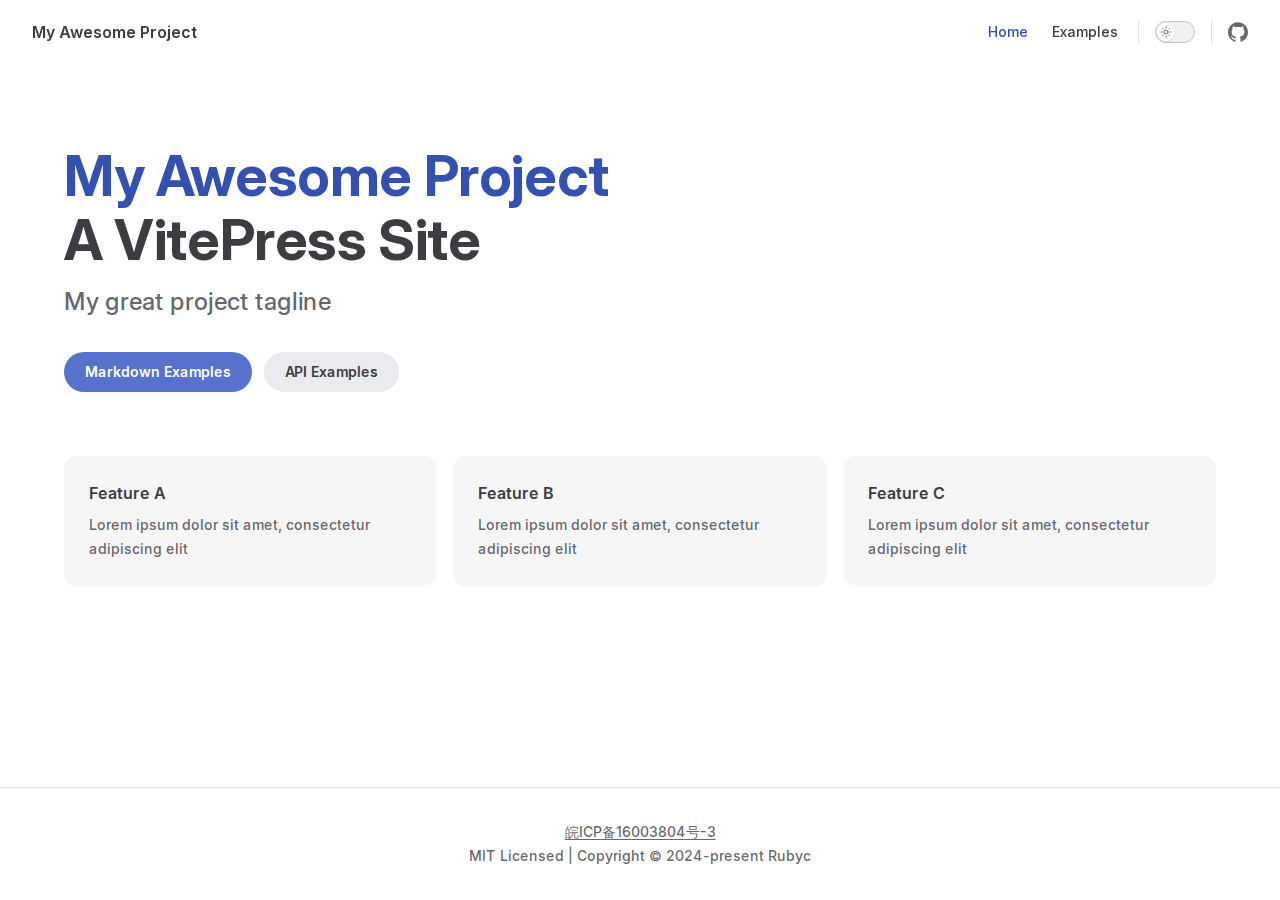
<file: index.html>
<!DOCTYPE html>
<html lang="en-US" dir="ltr">
  <head>
    <meta charset="utf-8">
    <meta name="viewport" content="width=device-width,initial-scale=1">
    <title>My Awesome Project</title>
    <meta name="description" content="A VitePress Site">
    <meta name="generator" content="VitePress v1.3.1">
    <link rel="preload stylesheet" href="/assets/style.KWH_Bmmn.css" as="style">
    
    <script type="module" src="/assets/app.CGoTz1bh.js"></script>
    <link rel="preload" href="/assets/inter-roman-latin.Di8DUHzh.woff2" as="font" type="font/woff2" crossorigin="">
    <link rel="modulepreload" href="/assets/chunks/framework.CidJ15Op.js">
    <link rel="modulepreload" href="/assets/chunks/theme.D02dig9P.js">
    <link rel="modulepreload" href="/assets/index.md.C1ABg8Be.lean.js">
    <script id="check-dark-mode">(()=>{const e=localStorage.getItem("vitepress-theme-appearance")||"auto",a=window.matchMedia("(prefers-color-scheme: dark)").matches;(!e||e==="auto"?a:e==="dark")&&document.documentElement.classList.add("dark")})();</script>
    <script id="check-mac-os">document.documentElement.classList.toggle("mac",/Mac|iPhone|iPod|iPad/i.test(navigator.platform));</script>
  </head>
  <body>
    <div id="app"><div class="Layout" data-v-c4daae71><!--[--><!--]--><!--[--><span tabindex="-1" data-v-b22defb4></span><a href="#VPContent" class="VPSkipLink visually-hidden" data-v-b22defb4> Skip to content </a><!--]--><!----><header class="VPNav" data-v-c4daae71 data-v-a46e73f0><div class="VPNavBar home top" data-v-a46e73f0 data-v-bb7529ee><div class="wrapper" data-v-bb7529ee><div class="container" data-v-bb7529ee><div class="title" data-v-bb7529ee><div class="VPNavBarTitle" data-v-bb7529ee data-v-dbe614b8><a class="title" href="/" data-v-dbe614b8><!--[--><!--]--><!----><span data-v-dbe614b8>My Awesome Project</span><!--[--><!--]--></a></div></div><div class="content" data-v-bb7529ee><div class="content-body" data-v-bb7529ee><!--[--><!--]--><div class="VPNavBarSearch search" data-v-bb7529ee><!----></div><nav aria-labelledby="main-nav-aria-label" class="VPNavBarMenu menu" data-v-bb7529ee data-v-5bacfe89><span id="main-nav-aria-label" class="visually-hidden" data-v-5bacfe89> Main Navigation </span><!--[--><!--[--><a class="VPLink link VPNavBarMenuLink active" href="/" tabindex="0" data-v-5bacfe89 data-v-2b93b872><!--[--><span data-v-2b93b872>Home</span><!--]--></a><!--]--><!--[--><a class="VPLink link VPNavBarMenuLink" href="/markdown-examples.html" tabindex="0" data-v-5bacfe89 data-v-2b93b872><!--[--><span data-v-2b93b872>Examples</span><!--]--></a><!--]--><!--]--></nav><!----><div class="VPNavBarAppearance appearance" data-v-bb7529ee data-v-123fcb2f><button class="VPSwitch VPSwitchAppearance" type="button" role="switch" title="Switch to dark theme" aria-checked="false" data-v-123fcb2f data-v-fa1daf57 data-v-7012e5dd><span class="check" data-v-7012e5dd><span class="icon" data-v-7012e5dd><!--[--><span class="vpi-sun sun" data-v-fa1daf57></span><span class="vpi-moon moon" data-v-fa1daf57></span><!--]--></span></span></button></div><div class="VPSocialLinks VPNavBarSocialLinks social-links" data-v-bb7529ee data-v-08b35e6f data-v-f2234a39><!--[--><a class="VPSocialLink no-icon" href="https://github.com/vuejs/vitepress" aria-label="github" target="_blank" rel="noopener" data-v-f2234a39 data-v-50151957><span class="vpi-social-github" /></a><!--]--></div><div class="VPFlyout VPNavBarExtra extra" data-v-bb7529ee data-v-0c845e5d data-v-8fd20e7d><button type="button" class="button" aria-haspopup="true" aria-expanded="false" aria-label="extra navigation" data-v-8fd20e7d><span class="vpi-more-horizontal icon" data-v-8fd20e7d></span></button><div class="menu" data-v-8fd20e7d><div class="VPMenu" data-v-8fd20e7d data-v-39eca401><!----><!--[--><!--[--><!----><div class="group" data-v-0c845e5d><div class="item appearance" data-v-0c845e5d><p class="label" data-v-0c845e5d>Appearance</p><div class="appearance-action" data-v-0c845e5d><button class="VPSwitch VPSwitchAppearance" type="button" role="switch" title="Switch to dark theme" aria-checked="false" data-v-0c845e5d data-v-fa1daf57 data-v-7012e5dd><span class="check" data-v-7012e5dd><span class="icon" data-v-7012e5dd><!--[--><span class="vpi-sun sun" data-v-fa1daf57></span><span class="vpi-moon moon" data-v-fa1daf57></span><!--]--></span></span></button></div></div></div><div class="group" data-v-0c845e5d><div class="item social-links" data-v-0c845e5d><div class="VPSocialLinks social-links-list" data-v-0c845e5d data-v-f2234a39><!--[--><a class="VPSocialLink no-icon" href="https://github.com/vuejs/vitepress" aria-label="github" target="_blank" rel="noopener" data-v-f2234a39 data-v-50151957><span class="vpi-social-github" /></a><!--]--></div></div></div><!--]--><!--]--></div></div></div><!--[--><!--]--><button type="button" class="VPNavBarHamburger hamburger" aria-label="mobile navigation" aria-expanded="false" aria-controls="VPNavScreen" data-v-bb7529ee data-v-670493dd><span class="container" data-v-670493dd><span class="top" data-v-670493dd></span><span class="middle" data-v-670493dd></span><span class="bottom" data-v-670493dd></span></span></button></div></div></div></div><div class="divider" data-v-bb7529ee><div class="divider-line" data-v-bb7529ee></div></div></div><!----></header><!----><!----><div class="VPContent is-home" id="VPContent" data-v-c4daae71 data-v-d2aef184><div class="VPHome" data-v-d2aef184 data-v-95a6a92c><!--[--><!--]--><div class="VPHero VPHomeHero" data-v-95a6a92c data-v-e244e0a0><div class="container" data-v-e244e0a0><div class="main" data-v-e244e0a0><!--[--><!--]--><!--[--><h1 class="name" data-v-e244e0a0><span class="clip" data-v-e244e0a0>My Awesome Project</span></h1><p class="text" data-v-e244e0a0>A VitePress Site</p><p class="tagline" data-v-e244e0a0>My great project tagline</p><!--]--><!--[--><!--]--><div class="actions" data-v-e244e0a0><!--[--><div class="action" data-v-e244e0a0><a class="VPButton medium brand" href="/markdown-examples.html" data-v-e244e0a0 data-v-877bb349>Markdown Examples</a></div><div class="action" data-v-e244e0a0><a class="VPButton medium alt" href="/api-examples.html" data-v-e244e0a0 data-v-877bb349>API Examples</a></div><!--]--></div><!--[--><!--]--></div><!----></div></div><!--[--><!--]--><!--[--><!--]--><div class="VPFeatures VPHomeFeatures" data-v-95a6a92c data-v-1da4ff3d><div class="container" data-v-1da4ff3d><div class="items" data-v-1da4ff3d><!--[--><div class="grid-3 item" data-v-1da4ff3d><div class="VPLink no-icon VPFeature" data-v-1da4ff3d data-v-95001937><!--[--><article class="box" data-v-95001937><!----><h2 class="title" data-v-95001937>Feature A</h2><p class="details" data-v-95001937>Lorem ipsum dolor sit amet, consectetur adipiscing elit</p><!----></article><!--]--></div></div><div class="grid-3 item" data-v-1da4ff3d><div class="VPLink no-icon VPFeature" data-v-1da4ff3d data-v-95001937><!--[--><article class="box" data-v-95001937><!----><h2 class="title" data-v-95001937>Feature B</h2><p class="details" data-v-95001937>Lorem ipsum dolor sit amet, consectetur adipiscing elit</p><!----></article><!--]--></div></div><div class="grid-3 item" data-v-1da4ff3d><div class="VPLink no-icon VPFeature" data-v-1da4ff3d data-v-95001937><!--[--><article class="box" data-v-95001937><!----><h2 class="title" data-v-95001937>Feature C</h2><p class="details" data-v-95001937>Lorem ipsum dolor sit amet, consectetur adipiscing elit</p><!----></article><!--]--></div></div><!--]--></div></div></div><!--[--><!--]--><div class="vp-doc container" style="" data-v-95a6a92c data-v-2498cc33><!--[--><div style="position:relative;" data-v-95a6a92c><div></div></div><!--]--></div></div></div><footer class="VPFooter" data-v-c4daae71 data-v-e3157d6d><div class="container" data-v-e3157d6d><p class="message" data-v-e3157d6d><a href="https://beian.miit.gov.cn">皖ICP备16003804号-3</a></p><p class="copyright" data-v-e3157d6d>MIT Licensed | Copyright © 2024-present Rubyc</p></div></footer><!--[--><!--]--></div></div>
    <script>window.__VP_HASH_MAP__=JSON.parse("{\"api-examples.md\":\"bgzlhNYt\",\"index.md\":\"C1ABg8Be\",\"markdown-examples.md\":\"BlWyvktN\"}");window.__VP_SITE_DATA__=JSON.parse("{\"lang\":\"en-US\",\"dir\":\"ltr\",\"title\":\"My Awesome Project\",\"description\":\"A VitePress Site\",\"base\":\"/\",\"head\":[],\"router\":{\"prefetchLinks\":true},\"appearance\":true,\"themeConfig\":{\"nav\":[{\"text\":\"Home\",\"link\":\"/\"},{\"text\":\"Examples\",\"link\":\"/markdown-examples\"}],\"sidebar\":[{\"text\":\"Examples\",\"items\":[{\"text\":\"Markdown Examples\",\"link\":\"/markdown-examples\"},{\"text\":\"Runtime API Examples\",\"link\":\"/api-examples\"}]}],\"socialLinks\":[{\"icon\":\"github\",\"link\":\"https://github.com/vuejs/vitepress\"}],\"footer\":{\"message\":\"<a href=\\\"https://beian.miit.gov.cn\\\">皖ICP备16003804号-3</a>\",\"copyright\":\"MIT Licensed | Copyright © 2024-present Rubyc\"}},\"locales\":{},\"scrollOffset\":134,\"cleanUrls\":false}");</script>
    
  </body>
</html>
</file>
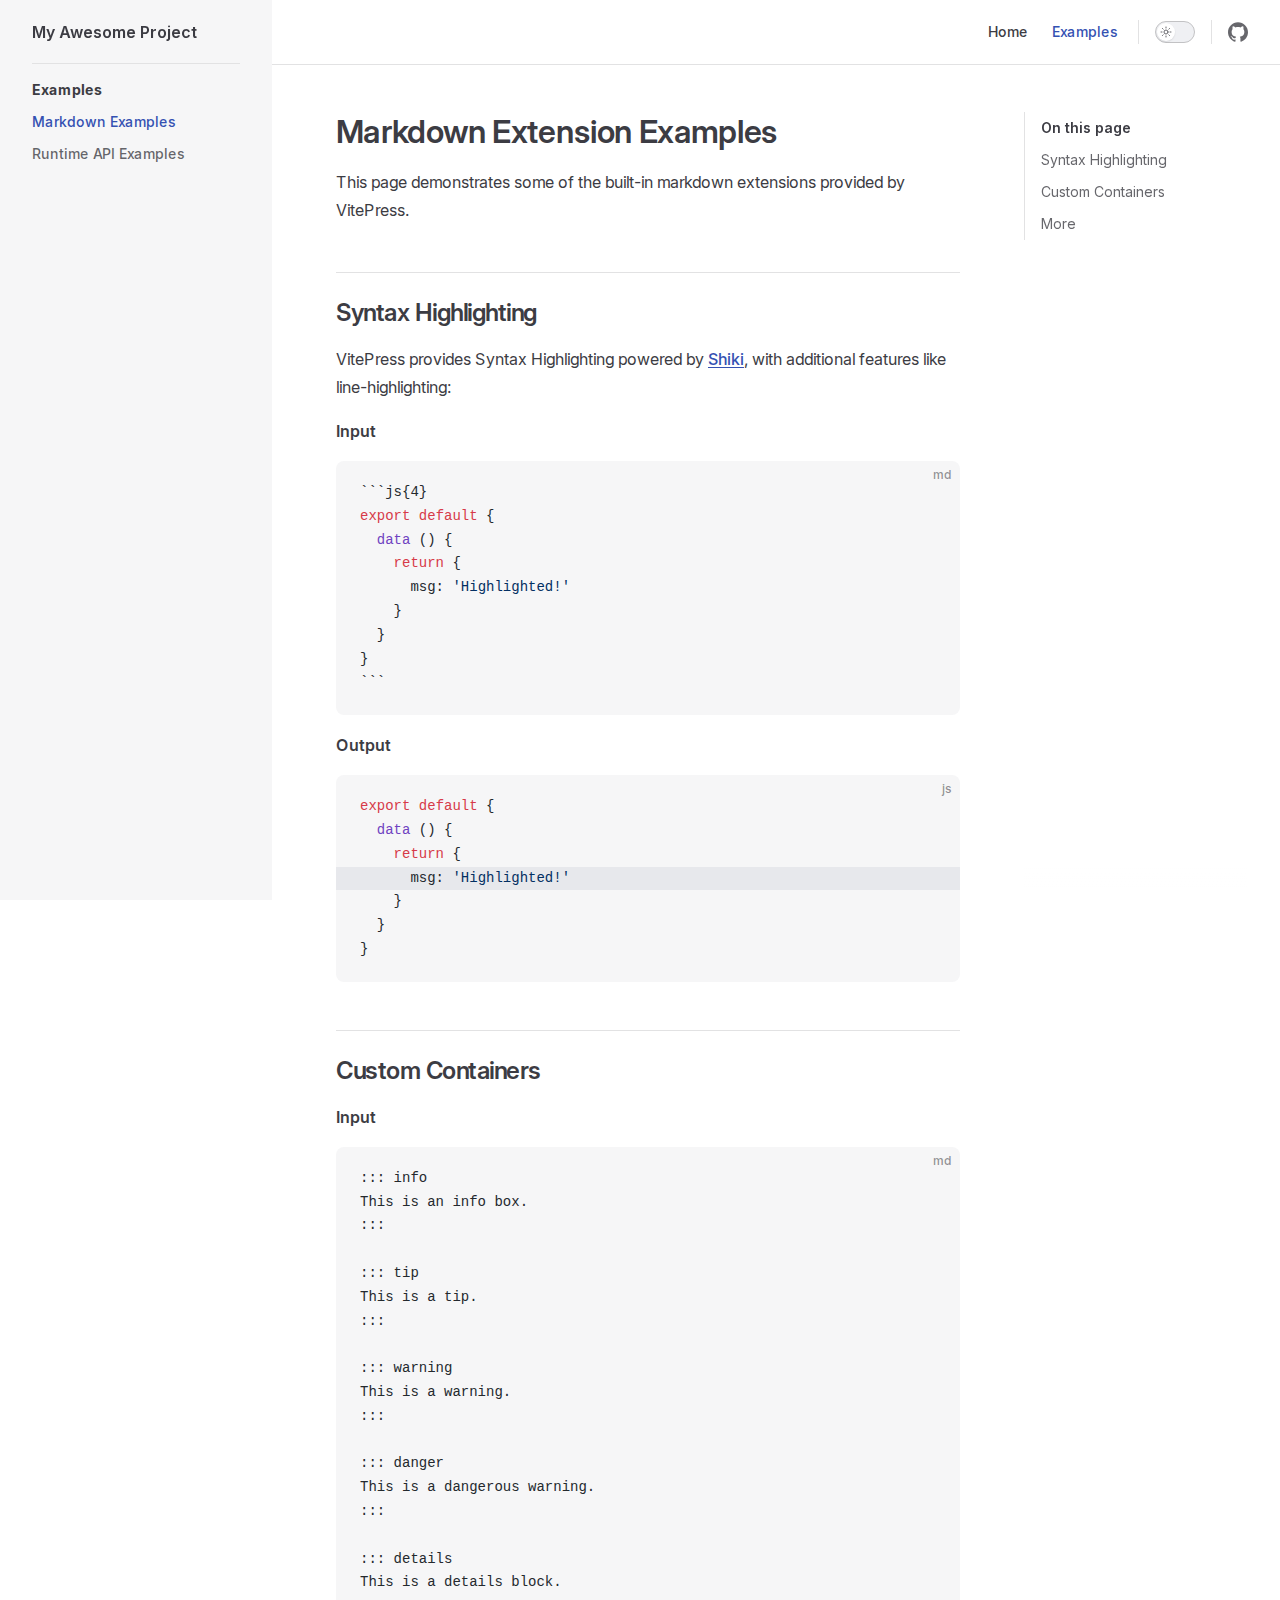
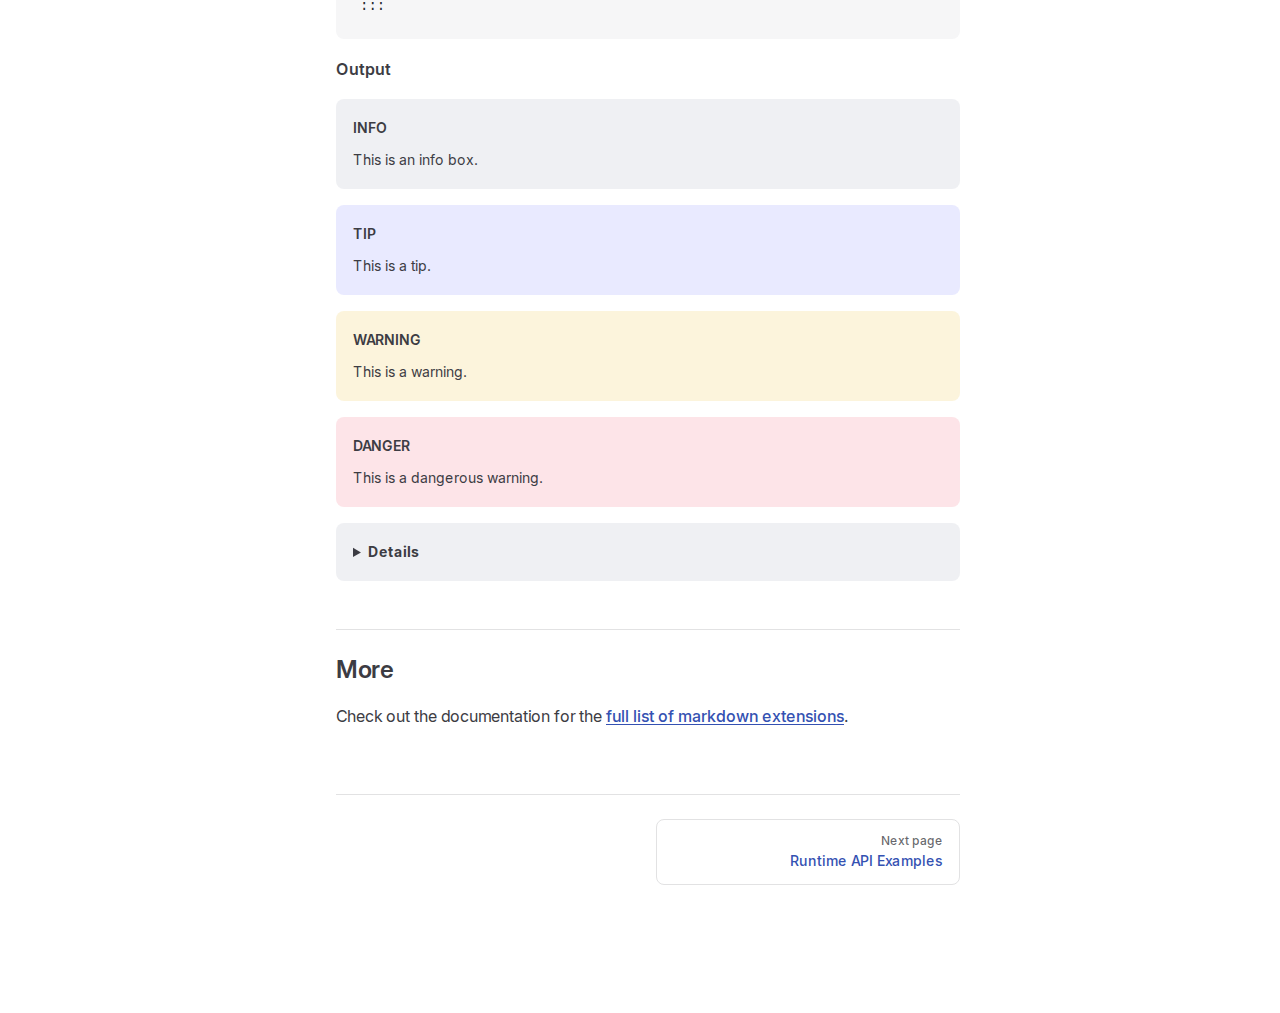
<file: markdown-examples.html>
<!DOCTYPE html>
<html lang="en-US" dir="ltr">
  <head>
    <meta charset="utf-8">
    <meta name="viewport" content="width=device-width,initial-scale=1">
    <title>Markdown Extension Examples | My Awesome Project</title>
    <meta name="description" content="A VitePress Site">
    <meta name="generator" content="VitePress v1.3.1">
    <link rel="preload stylesheet" href="/assets/style.KWH_Bmmn.css" as="style">
    
    <script type="module" src="/assets/app.CGoTz1bh.js"></script>
    <link rel="preload" href="/assets/inter-roman-latin.Di8DUHzh.woff2" as="font" type="font/woff2" crossorigin="">
    <link rel="modulepreload" href="/assets/chunks/framework.CidJ15Op.js">
    <link rel="modulepreload" href="/assets/chunks/theme.D02dig9P.js">
    <link rel="modulepreload" href="/assets/markdown-examples.md.BlWyvktN.lean.js">
    <script id="check-dark-mode">(()=>{const e=localStorage.getItem("vitepress-theme-appearance")||"auto",a=window.matchMedia("(prefers-color-scheme: dark)").matches;(!e||e==="auto"?a:e==="dark")&&document.documentElement.classList.add("dark")})();</script>
    <script id="check-mac-os">document.documentElement.classList.toggle("mac",/Mac|iPhone|iPod|iPad/i.test(navigator.platform));</script>
  </head>
  <body>
    <div id="app"><div class="Layout" data-v-c4daae71><!--[--><!--]--><!--[--><span tabindex="-1" data-v-b22defb4></span><a href="#VPContent" class="VPSkipLink visually-hidden" data-v-b22defb4> Skip to content </a><!--]--><!----><header class="VPNav" data-v-c4daae71 data-v-a46e73f0><div class="VPNavBar has-sidebar top" data-v-a46e73f0 data-v-bb7529ee><div class="wrapper" data-v-bb7529ee><div class="container" data-v-bb7529ee><div class="title" data-v-bb7529ee><div class="VPNavBarTitle has-sidebar" data-v-bb7529ee data-v-dbe614b8><a class="title" href="/" data-v-dbe614b8><!--[--><!--]--><!----><span data-v-dbe614b8>My Awesome Project</span><!--[--><!--]--></a></div></div><div class="content" data-v-bb7529ee><div class="content-body" data-v-bb7529ee><!--[--><!--]--><div class="VPNavBarSearch search" data-v-bb7529ee><!----></div><nav aria-labelledby="main-nav-aria-label" class="VPNavBarMenu menu" data-v-bb7529ee data-v-5bacfe89><span id="main-nav-aria-label" class="visually-hidden" data-v-5bacfe89> Main Navigation </span><!--[--><!--[--><a class="VPLink link VPNavBarMenuLink" href="/" tabindex="0" data-v-5bacfe89 data-v-2b93b872><!--[--><span data-v-2b93b872>Home</span><!--]--></a><!--]--><!--[--><a class="VPLink link VPNavBarMenuLink active" href="/markdown-examples.html" tabindex="0" data-v-5bacfe89 data-v-2b93b872><!--[--><span data-v-2b93b872>Examples</span><!--]--></a><!--]--><!--]--></nav><!----><div class="VPNavBarAppearance appearance" data-v-bb7529ee data-v-123fcb2f><button class="VPSwitch VPSwitchAppearance" type="button" role="switch" title="Switch to dark theme" aria-checked="false" data-v-123fcb2f data-v-fa1daf57 data-v-7012e5dd><span class="check" data-v-7012e5dd><span class="icon" data-v-7012e5dd><!--[--><span class="vpi-sun sun" data-v-fa1daf57></span><span class="vpi-moon moon" data-v-fa1daf57></span><!--]--></span></span></button></div><div class="VPSocialLinks VPNavBarSocialLinks social-links" data-v-bb7529ee data-v-08b35e6f data-v-f2234a39><!--[--><a class="VPSocialLink no-icon" href="https://github.com/vuejs/vitepress" aria-label="github" target="_blank" rel="noopener" data-v-f2234a39 data-v-50151957><span class="vpi-social-github" /></a><!--]--></div><div class="VPFlyout VPNavBarExtra extra" data-v-bb7529ee data-v-0c845e5d data-v-8fd20e7d><button type="button" class="button" aria-haspopup="true" aria-expanded="false" aria-label="extra navigation" data-v-8fd20e7d><span class="vpi-more-horizontal icon" data-v-8fd20e7d></span></button><div class="menu" data-v-8fd20e7d><div class="VPMenu" data-v-8fd20e7d data-v-39eca401><!----><!--[--><!--[--><!----><div class="group" data-v-0c845e5d><div class="item appearance" data-v-0c845e5d><p class="label" data-v-0c845e5d>Appearance</p><div class="appearance-action" data-v-0c845e5d><button class="VPSwitch VPSwitchAppearance" type="button" role="switch" title="Switch to dark theme" aria-checked="false" data-v-0c845e5d data-v-fa1daf57 data-v-7012e5dd><span class="check" data-v-7012e5dd><span class="icon" data-v-7012e5dd><!--[--><span class="vpi-sun sun" data-v-fa1daf57></span><span class="vpi-moon moon" data-v-fa1daf57></span><!--]--></span></span></button></div></div></div><div class="group" data-v-0c845e5d><div class="item social-links" data-v-0c845e5d><div class="VPSocialLinks social-links-list" data-v-0c845e5d data-v-f2234a39><!--[--><a class="VPSocialLink no-icon" href="https://github.com/vuejs/vitepress" aria-label="github" target="_blank" rel="noopener" data-v-f2234a39 data-v-50151957><span class="vpi-social-github" /></a><!--]--></div></div></div><!--]--><!--]--></div></div></div><!--[--><!--]--><button type="button" class="VPNavBarHamburger hamburger" aria-label="mobile navigation" aria-expanded="false" aria-controls="VPNavScreen" data-v-bb7529ee data-v-670493dd><span class="container" data-v-670493dd><span class="top" data-v-670493dd></span><span class="middle" data-v-670493dd></span><span class="bottom" data-v-670493dd></span></span></button></div></div></div></div><div class="divider" data-v-bb7529ee><div class="divider-line" data-v-bb7529ee></div></div></div><!----></header><div class="VPLocalNav has-sidebar empty" data-v-c4daae71 data-v-9d8129cc><div class="container" data-v-9d8129cc><button class="menu" aria-expanded="false" aria-controls="VPSidebarNav" data-v-9d8129cc><span class="vpi-align-left menu-icon" data-v-9d8129cc></span><span class="menu-text" data-v-9d8129cc>Menu</span></button><div class="VPLocalNavOutlineDropdown" style="--vp-vh:0px;" data-v-9d8129cc data-v-d1de893e><button data-v-d1de893e>Return to top</button><!----></div></div></div><aside class="VPSidebar" data-v-c4daae71 data-v-12a40e3d><div class="curtain" data-v-12a40e3d></div><nav class="nav" id="VPSidebarNav" aria-labelledby="sidebar-aria-label" tabindex="-1" data-v-12a40e3d><span class="visually-hidden" id="sidebar-aria-label" data-v-12a40e3d> Sidebar Navigation </span><!--[--><!--]--><!--[--><div class="no-transition group" data-v-ec086cd5><section class="VPSidebarItem level-0 has-active" data-v-ec086cd5 data-v-10acf738><div class="item" role="button" tabindex="0" data-v-10acf738><div class="indicator" data-v-10acf738></div><h2 class="text" data-v-10acf738>Examples</h2><!----></div><div class="items" data-v-10acf738><!--[--><div class="VPSidebarItem level-1 is-link" data-v-10acf738 data-v-10acf738><div class="item" data-v-10acf738><div class="indicator" data-v-10acf738></div><a class="VPLink link link" href="/markdown-examples.html" data-v-10acf738><!--[--><p class="text" data-v-10acf738>Markdown Examples</p><!--]--></a><!----></div><!----></div><div class="VPSidebarItem level-1 is-link" data-v-10acf738 data-v-10acf738><div class="item" data-v-10acf738><div class="indicator" data-v-10acf738></div><a class="VPLink link link" href="/api-examples.html" data-v-10acf738><!--[--><p class="text" data-v-10acf738>Runtime API Examples</p><!--]--></a><!----></div><!----></div><!--]--></div></section></div><!--]--><!--[--><!--]--></nav></aside><div class="VPContent has-sidebar" id="VPContent" data-v-c4daae71 data-v-d2aef184><div class="VPDoc has-sidebar has-aside" data-v-d2aef184 data-v-ef3a4dda><!--[--><!--]--><div class="container" data-v-ef3a4dda><div class="aside" data-v-ef3a4dda><div class="aside-curtain" data-v-ef3a4dda></div><div class="aside-container" data-v-ef3a4dda><div class="aside-content" data-v-ef3a4dda><div class="VPDocAside" data-v-ef3a4dda data-v-79cae1a0><!--[--><!--]--><!--[--><!--]--><nav aria-labelledby="doc-outline-aria-label" class="VPDocAsideOutline" data-v-79cae1a0 data-v-dfbd9fb8><div class="content" data-v-dfbd9fb8><div class="outline-marker" data-v-dfbd9fb8></div><div aria-level="2" class="outline-title" id="doc-outline-aria-label" role="heading" data-v-dfbd9fb8>On this page</div><ul class="VPDocOutlineItem root" data-v-dfbd9fb8 data-v-da421f78><!--[--><!--]--></ul></div></nav><!--[--><!--]--><div class="spacer" data-v-79cae1a0></div><!--[--><!--]--><!----><!--[--><!--]--><!--[--><!--]--></div></div></div></div><div class="content" data-v-ef3a4dda><div class="content-container" data-v-ef3a4dda><!--[--><!--]--><main class="main" data-v-ef3a4dda><div style="position:relative;" class="vp-doc _markdown-examples" data-v-ef3a4dda><div><h1 id="markdown-extension-examples" tabindex="-1">Markdown Extension Examples <a class="header-anchor" href="#markdown-extension-examples" aria-label="Permalink to &quot;Markdown Extension Examples&quot;">​</a></h1><p>This page demonstrates some of the built-in markdown extensions provided by VitePress.</p><h2 id="syntax-highlighting" tabindex="-1">Syntax Highlighting <a class="header-anchor" href="#syntax-highlighting" aria-label="Permalink to &quot;Syntax Highlighting&quot;">​</a></h2><p>VitePress provides Syntax Highlighting powered by <a href="https://github.com/shikijs/shiki" target="_blank" rel="noreferrer">Shiki</a>, with additional features like line-highlighting:</p><p><strong>Input</strong></p><div class="language-md vp-adaptive-theme"><button title="Copy Code" class="copy"></button><span class="lang">md</span><pre class="shiki shiki-themes github-light github-dark vp-code" tabindex="0"><code><span class="line"><span style="--shiki-light:#24292E;--shiki-dark:#E1E4E8;">```js{4}</span></span>
<span class="line"><span style="--shiki-light:#D73A49;--shiki-dark:#F97583;">export</span><span style="--shiki-light:#D73A49;--shiki-dark:#F97583;"> default</span><span style="--shiki-light:#24292E;--shiki-dark:#E1E4E8;"> {</span></span>
<span class="line"><span style="--shiki-light:#6F42C1;--shiki-dark:#B392F0;">  data</span><span style="--shiki-light:#24292E;--shiki-dark:#E1E4E8;"> () {</span></span>
<span class="line"><span style="--shiki-light:#D73A49;--shiki-dark:#F97583;">    return</span><span style="--shiki-light:#24292E;--shiki-dark:#E1E4E8;"> {</span></span>
<span class="line"><span style="--shiki-light:#24292E;--shiki-dark:#E1E4E8;">      msg: </span><span style="--shiki-light:#032F62;--shiki-dark:#9ECBFF;">&#39;Highlighted!&#39;</span></span>
<span class="line"><span style="--shiki-light:#24292E;--shiki-dark:#E1E4E8;">    }</span></span>
<span class="line"><span style="--shiki-light:#24292E;--shiki-dark:#E1E4E8;">  }</span></span>
<span class="line"><span style="--shiki-light:#24292E;--shiki-dark:#E1E4E8;">}</span></span>
<span class="line"><span style="--shiki-light:#24292E;--shiki-dark:#E1E4E8;">```</span></span></code></pre></div><p><strong>Output</strong></p><div class="language-js vp-adaptive-theme"><button title="Copy Code" class="copy"></button><span class="lang">js</span><pre class="shiki shiki-themes github-light github-dark vp-code" tabindex="0"><code><span class="line"><span style="--shiki-light:#D73A49;--shiki-dark:#F97583;">export</span><span style="--shiki-light:#D73A49;--shiki-dark:#F97583;"> default</span><span style="--shiki-light:#24292E;--shiki-dark:#E1E4E8;"> {</span></span>
<span class="line"><span style="--shiki-light:#6F42C1;--shiki-dark:#B392F0;">  data</span><span style="--shiki-light:#24292E;--shiki-dark:#E1E4E8;"> () {</span></span>
<span class="line"><span style="--shiki-light:#D73A49;--shiki-dark:#F97583;">    return</span><span style="--shiki-light:#24292E;--shiki-dark:#E1E4E8;"> {</span></span>
<span class="line highlighted"><span style="--shiki-light:#24292E;--shiki-dark:#E1E4E8;">      msg: </span><span style="--shiki-light:#032F62;--shiki-dark:#9ECBFF;">&#39;Highlighted!&#39;</span></span>
<span class="line"><span style="--shiki-light:#24292E;--shiki-dark:#E1E4E8;">    }</span></span>
<span class="line"><span style="--shiki-light:#24292E;--shiki-dark:#E1E4E8;">  }</span></span>
<span class="line"><span style="--shiki-light:#24292E;--shiki-dark:#E1E4E8;">}</span></span></code></pre></div><h2 id="custom-containers" tabindex="-1">Custom Containers <a class="header-anchor" href="#custom-containers" aria-label="Permalink to &quot;Custom Containers&quot;">​</a></h2><p><strong>Input</strong></p><div class="language-md vp-adaptive-theme"><button title="Copy Code" class="copy"></button><span class="lang">md</span><pre class="shiki shiki-themes github-light github-dark vp-code" tabindex="0"><code><span class="line"><span style="--shiki-light:#24292E;--shiki-dark:#E1E4E8;">::: info</span></span>
<span class="line"><span style="--shiki-light:#24292E;--shiki-dark:#E1E4E8;">This is an info box.</span></span>
<span class="line"><span style="--shiki-light:#24292E;--shiki-dark:#E1E4E8;">:::</span></span>
<span class="line"></span>
<span class="line"><span style="--shiki-light:#24292E;--shiki-dark:#E1E4E8;">::: tip</span></span>
<span class="line"><span style="--shiki-light:#24292E;--shiki-dark:#E1E4E8;">This is a tip.</span></span>
<span class="line"><span style="--shiki-light:#24292E;--shiki-dark:#E1E4E8;">:::</span></span>
<span class="line"></span>
<span class="line"><span style="--shiki-light:#24292E;--shiki-dark:#E1E4E8;">::: warning</span></span>
<span class="line"><span style="--shiki-light:#24292E;--shiki-dark:#E1E4E8;">This is a warning.</span></span>
<span class="line"><span style="--shiki-light:#24292E;--shiki-dark:#E1E4E8;">:::</span></span>
<span class="line"></span>
<span class="line"><span style="--shiki-light:#24292E;--shiki-dark:#E1E4E8;">::: danger</span></span>
<span class="line"><span style="--shiki-light:#24292E;--shiki-dark:#E1E4E8;">This is a dangerous warning.</span></span>
<span class="line"><span style="--shiki-light:#24292E;--shiki-dark:#E1E4E8;">:::</span></span>
<span class="line"></span>
<span class="line"><span style="--shiki-light:#24292E;--shiki-dark:#E1E4E8;">::: details</span></span>
<span class="line"><span style="--shiki-light:#24292E;--shiki-dark:#E1E4E8;">This is a details block.</span></span>
<span class="line"><span style="--shiki-light:#24292E;--shiki-dark:#E1E4E8;">:::</span></span></code></pre></div><p><strong>Output</strong></p><div class="info custom-block"><p class="custom-block-title">INFO</p><p>This is an info box.</p></div><div class="tip custom-block"><p class="custom-block-title">TIP</p><p>This is a tip.</p></div><div class="warning custom-block"><p class="custom-block-title">WARNING</p><p>This is a warning.</p></div><div class="danger custom-block"><p class="custom-block-title">DANGER</p><p>This is a dangerous warning.</p></div><details class="details custom-block"><summary>Details</summary><p>This is a details block.</p></details><h2 id="more" tabindex="-1">More <a class="header-anchor" href="#more" aria-label="Permalink to &quot;More&quot;">​</a></h2><p>Check out the documentation for the <a href="https://vitepress.dev/guide/markdown" target="_blank" rel="noreferrer">full list of markdown extensions</a>.</p></div></div></main><footer class="VPDocFooter" data-v-ef3a4dda data-v-07d71ff1><!--[--><!--]--><!----><nav class="prev-next" aria-labelledby="doc-footer-aria-label" data-v-07d71ff1><span class="visually-hidden" id="doc-footer-aria-label" data-v-07d71ff1>Pager</span><div class="pager" data-v-07d71ff1><!----></div><div class="pager" data-v-07d71ff1><a class="VPLink link pager-link next" href="/api-examples.html" data-v-07d71ff1><!--[--><span class="desc" data-v-07d71ff1>Next page</span><span class="title" data-v-07d71ff1>Runtime API Examples</span><!--]--></a></div></nav></footer><!--[--><!--]--></div></div></div><!--[--><!--]--></div></div><footer class="VPFooter has-sidebar" data-v-c4daae71 data-v-e3157d6d><div class="container" data-v-e3157d6d><p class="message" data-v-e3157d6d><a href="https://beian.miit.gov.cn">皖ICP备16003804号-3</a></p><p class="copyright" data-v-e3157d6d>MIT Licensed | Copyright © 2024-present Rubyc</p></div></footer><!--[--><!--]--></div></div>
    <script>window.__VP_HASH_MAP__=JSON.parse("{\"api-examples.md\":\"bgzlhNYt\",\"index.md\":\"C1ABg8Be\",\"markdown-examples.md\":\"BlWyvktN\"}");window.__VP_SITE_DATA__=JSON.parse("{\"lang\":\"en-US\",\"dir\":\"ltr\",\"title\":\"My Awesome Project\",\"description\":\"A VitePress Site\",\"base\":\"/\",\"head\":[],\"router\":{\"prefetchLinks\":true},\"appearance\":true,\"themeConfig\":{\"nav\":[{\"text\":\"Home\",\"link\":\"/\"},{\"text\":\"Examples\",\"link\":\"/markdown-examples\"}],\"sidebar\":[{\"text\":\"Examples\",\"items\":[{\"text\":\"Markdown Examples\",\"link\":\"/markdown-examples\"},{\"text\":\"Runtime API Examples\",\"link\":\"/api-examples\"}]}],\"socialLinks\":[{\"icon\":\"github\",\"link\":\"https://github.com/vuejs/vitepress\"}],\"footer\":{\"message\":\"<a href=\\\"https://beian.miit.gov.cn\\\">皖ICP备16003804号-3</a>\",\"copyright\":\"MIT Licensed | Copyright © 2024-present Rubyc\"}},\"locales\":{},\"scrollOffset\":134,\"cleanUrls\":false}");</script>
    
  </body>
</html>
</file>
<file: assets/style.KWH_Bmmn.css>
@font-face{font-family:Inter;font-style:normal;font-weight:100 900;font-display:swap;src:url(/assets/inter-roman-cyrillic-ext.BBPuwvHQ.woff2) format("woff2");unicode-range:U+0460-052F,U+1C80-1C88,U+20B4,U+2DE0-2DFF,U+A640-A69F,U+FE2E-FE2F}@font-face{font-family:Inter;font-style:normal;font-weight:100 900;font-display:swap;src:url(/assets/inter-roman-cyrillic.C5lxZ8CY.woff2) format("woff2");unicode-range:U+0301,U+0400-045F,U+0490-0491,U+04B0-04B1,U+2116}@font-face{font-family:Inter;font-style:normal;font-weight:100 900;font-display:swap;src:url(/assets/inter-roman-greek-ext.CqjqNYQ-.woff2) format("woff2");unicode-range:U+1F00-1FFF}@font-face{font-family:Inter;font-style:normal;font-weight:100 900;font-display:swap;src:url(/assets/inter-roman-greek.BBVDIX6e.woff2) format("woff2");unicode-range:U+0370-0377,U+037A-037F,U+0384-038A,U+038C,U+038E-03A1,U+03A3-03FF}@font-face{font-family:Inter;font-style:normal;font-weight:100 900;font-display:swap;src:url(/assets/inter-roman-vietnamese.BjW4sHH5.woff2) format("woff2");unicode-range:U+0102-0103,U+0110-0111,U+0128-0129,U+0168-0169,U+01A0-01A1,U+01AF-01B0,U+0300-0301,U+0303-0304,U+0308-0309,U+0323,U+0329,U+1EA0-1EF9,U+20AB}@font-face{font-family:Inter;font-style:normal;font-weight:100 900;font-display:swap;src:url(/assets/inter-roman-latin-ext.4ZJIpNVo.woff2) format("woff2");unicode-range:U+0100-02AF,U+0304,U+0308,U+0329,U+1E00-1E9F,U+1EF2-1EFF,U+2020,U+20A0-20AB,U+20AD-20C0,U+2113,U+2C60-2C7F,U+A720-A7FF}@font-face{font-family:Inter;font-style:normal;font-weight:100 900;font-display:swap;src:url(/assets/inter-roman-latin.Di8DUHzh.woff2) format("woff2");unicode-range:U+0000-00FF,U+0131,U+0152-0153,U+02BB-02BC,U+02C6,U+02DA,U+02DC,U+0304,U+0308,U+0329,U+2000-206F,U+2074,U+20AC,U+2122,U+2191,U+2193,U+2212,U+2215,U+FEFF,U+FFFD}@font-face{font-family:Inter;font-style:italic;font-weight:100 900;font-display:swap;src:url(/assets/inter-italic-cyrillic-ext.r48I6akx.woff2) format("woff2");unicode-range:U+0460-052F,U+1C80-1C88,U+20B4,U+2DE0-2DFF,U+A640-A69F,U+FE2E-FE2F}@font-face{font-family:Inter;font-style:italic;font-weight:100 900;font-display:swap;src:url(/assets/inter-italic-cyrillic.By2_1cv3.woff2) format("woff2");unicode-range:U+0301,U+0400-045F,U+0490-0491,U+04B0-04B1,U+2116}@font-face{font-family:Inter;font-style:italic;font-weight:100 900;font-display:swap;src:url(/assets/inter-italic-greek-ext.1u6EdAuj.woff2) format("woff2");unicode-range:U+1F00-1FFF}@font-face{font-family:Inter;font-style:italic;font-weight:100 900;font-display:swap;src:url(/assets/inter-italic-greek.DJ8dCoTZ.woff2) format("woff2");unicode-range:U+0370-0377,U+037A-037F,U+0384-038A,U+038C,U+038E-03A1,U+03A3-03FF}@font-face{font-family:Inter;font-style:italic;font-weight:100 900;font-display:swap;src:url(/assets/inter-italic-vietnamese.BSbpV94h.woff2) format("woff2");unicode-range:U+0102-0103,U+0110-0111,U+0128-0129,U+0168-0169,U+01A0-01A1,U+01AF-01B0,U+0300-0301,U+0303-0304,U+0308-0309,U+0323,U+0329,U+1EA0-1EF9,U+20AB}@font-face{font-family:Inter;font-style:italic;font-weight:100 900;font-display:swap;src:url(/assets/inter-italic-latin-ext.CN1xVJS-.woff2) format("woff2");unicode-range:U+0100-02AF,U+0304,U+0308,U+0329,U+1E00-1E9F,U+1EF2-1EFF,U+2020,U+20A0-20AB,U+20AD-20C0,U+2113,U+2C60-2C7F,U+A720-A7FF}@font-face{font-family:Inter;font-style:italic;font-weight:100 900;font-display:swap;src:url(/assets/inter-italic-latin.C2AdPX0b.woff2) format("woff2");unicode-range:U+0000-00FF,U+0131,U+0152-0153,U+02BB-02BC,U+02C6,U+02DA,U+02DC,U+0304,U+0308,U+0329,U+2000-206F,U+2074,U+20AC,U+2122,U+2191,U+2193,U+2212,U+2215,U+FEFF,U+FFFD}@font-face{font-family:Punctuation SC;font-weight:400;src:local("PingFang SC Regular"),local("Noto Sans CJK SC"),local("Microsoft YaHei");unicode-range:U+201C,U+201D,U+2018,U+2019,U+2E3A,U+2014,U+2013,U+2026,U+00B7,U+007E,U+002F}@font-face{font-family:Punctuation SC;font-weight:500;src:local("PingFang SC Medium"),local("Noto Sans CJK SC"),local("Microsoft YaHei");unicode-range:U+201C,U+201D,U+2018,U+2019,U+2E3A,U+2014,U+2013,U+2026,U+00B7,U+007E,U+002F}@font-face{font-family:Punctuation SC;font-weight:600;src:local("PingFang SC Semibold"),local("Noto Sans CJK SC Bold"),local("Microsoft YaHei Bold");unicode-range:U+201C,U+201D,U+2018,U+2019,U+2E3A,U+2014,U+2013,U+2026,U+00B7,U+007E,U+002F}@font-face{font-family:Punctuation SC;font-weight:700;src:local("PingFang SC Semibold"),local("Noto Sans CJK SC Bold"),local("Microsoft YaHei Bold");unicode-range:U+201C,U+201D,U+2018,U+2019,U+2E3A,U+2014,U+2013,U+2026,U+00B7,U+007E,U+002F}:root{--vp-c-white: #ffffff;--vp-c-black: #000000;--vp-c-neutral: var(--vp-c-black);--vp-c-neutral-inverse: var(--vp-c-white)}.dark{--vp-c-neutral: var(--vp-c-white);--vp-c-neutral-inverse: var(--vp-c-black)}:root{--vp-c-gray-1: #dddde3;--vp-c-gray-2: #e4e4e9;--vp-c-gray-3: #ebebef;--vp-c-gray-soft: rgba(142, 150, 170, .14);--vp-c-indigo-1: #3451b2;--vp-c-indigo-2: #3a5ccc;--vp-c-indigo-3: #5672cd;--vp-c-indigo-soft: rgba(100, 108, 255, .14);--vp-c-purple-1: #6f42c1;--vp-c-purple-2: #7e4cc9;--vp-c-purple-3: #8e5cd9;--vp-c-purple-soft: rgba(159, 122, 234, .14);--vp-c-green-1: #18794e;--vp-c-green-2: #299764;--vp-c-green-3: #30a46c;--vp-c-green-soft: rgba(16, 185, 129, .14);--vp-c-yellow-1: #915930;--vp-c-yellow-2: #946300;--vp-c-yellow-3: #9f6a00;--vp-c-yellow-soft: rgba(234, 179, 8, .14);--vp-c-red-1: #b8272c;--vp-c-red-2: #d5393e;--vp-c-red-3: #e0575b;--vp-c-red-soft: rgba(244, 63, 94, .14);--vp-c-sponsor: #db2777}.dark{--vp-c-gray-1: #515c67;--vp-c-gray-2: #414853;--vp-c-gray-3: #32363f;--vp-c-gray-soft: rgba(101, 117, 133, .16);--vp-c-indigo-1: #a8b1ff;--vp-c-indigo-2: #5c73e7;--vp-c-indigo-3: #3e63dd;--vp-c-indigo-soft: rgba(100, 108, 255, .16);--vp-c-purple-1: #c8abfa;--vp-c-purple-2: #a879e6;--vp-c-purple-3: #8e5cd9;--vp-c-purple-soft: rgba(159, 122, 234, .16);--vp-c-green-1: #3dd68c;--vp-c-green-2: #30a46c;--vp-c-green-3: #298459;--vp-c-green-soft: rgba(16, 185, 129, .16);--vp-c-yellow-1: #f9b44e;--vp-c-yellow-2: #da8b17;--vp-c-yellow-3: #a46a0a;--vp-c-yellow-soft: rgba(234, 179, 8, .16);--vp-c-red-1: #f66f81;--vp-c-red-2: #f14158;--vp-c-red-3: #b62a3c;--vp-c-red-soft: rgba(244, 63, 94, .16)}:root{--vp-c-bg: #ffffff;--vp-c-bg-alt: #f6f6f7;--vp-c-bg-elv: #ffffff;--vp-c-bg-soft: #f6f6f7}.dark{--vp-c-bg: #1b1b1f;--vp-c-bg-alt: #161618;--vp-c-bg-elv: #202127;--vp-c-bg-soft: #202127}:root{--vp-c-border: #c2c2c4;--vp-c-divider: #e2e2e3;--vp-c-gutter: #e2e2e3}.dark{--vp-c-border: #3c3f44;--vp-c-divider: #2e2e32;--vp-c-gutter: #000000}:root{--vp-c-text-1: rgba(60, 60, 67);--vp-c-text-2: rgba(60, 60, 67, .78);--vp-c-text-3: rgba(60, 60, 67, .56)}.dark{--vp-c-text-1: rgba(255, 255, 245, .86);--vp-c-text-2: rgba(235, 235, 245, .6);--vp-c-text-3: rgba(235, 235, 245, .38)}:root{--vp-c-default-1: var(--vp-c-gray-1);--vp-c-default-2: var(--vp-c-gray-2);--vp-c-default-3: var(--vp-c-gray-3);--vp-c-default-soft: var(--vp-c-gray-soft);--vp-c-brand-1: var(--vp-c-indigo-1);--vp-c-brand-2: var(--vp-c-indigo-2);--vp-c-brand-3: var(--vp-c-indigo-3);--vp-c-brand-soft: var(--vp-c-indigo-soft);--vp-c-brand: var(--vp-c-brand-1);--vp-c-tip-1: var(--vp-c-brand-1);--vp-c-tip-2: var(--vp-c-brand-2);--vp-c-tip-3: var(--vp-c-brand-3);--vp-c-tip-soft: var(--vp-c-brand-soft);--vp-c-note-1: var(--vp-c-brand-1);--vp-c-note-2: var(--vp-c-brand-2);--vp-c-note-3: var(--vp-c-brand-3);--vp-c-note-soft: var(--vp-c-brand-soft);--vp-c-success-1: var(--vp-c-green-1);--vp-c-success-2: var(--vp-c-green-2);--vp-c-success-3: var(--vp-c-green-3);--vp-c-success-soft: var(--vp-c-green-soft);--vp-c-important-1: var(--vp-c-purple-1);--vp-c-important-2: var(--vp-c-purple-2);--vp-c-important-3: var(--vp-c-purple-3);--vp-c-important-soft: var(--vp-c-purple-soft);--vp-c-warning-1: var(--vp-c-yellow-1);--vp-c-warning-2: var(--vp-c-yellow-2);--vp-c-warning-3: var(--vp-c-yellow-3);--vp-c-warning-soft: var(--vp-c-yellow-soft);--vp-c-danger-1: var(--vp-c-red-1);--vp-c-danger-2: var(--vp-c-red-2);--vp-c-danger-3: var(--vp-c-red-3);--vp-c-danger-soft: var(--vp-c-red-soft);--vp-c-caution-1: var(--vp-c-red-1);--vp-c-caution-2: var(--vp-c-red-2);--vp-c-caution-3: var(--vp-c-red-3);--vp-c-caution-soft: var(--vp-c-red-soft)}:root{--vp-font-family-base: "Inter", ui-sans-serif, system-ui, sans-serif, "Apple Color Emoji", "Segoe UI Emoji", "Segoe UI Symbol", "Noto Color Emoji";--vp-font-family-mono: ui-monospace, "Menlo", "Monaco", "Consolas", "Liberation Mono", "Courier New", monospace;font-optical-sizing:auto}:root:where(:lang(zh)){--vp-font-family-base: "Punctuation SC", "Inter", ui-sans-serif, system-ui, "PingFang SC", "Noto Sans CJK SC", "Noto Sans SC", "Heiti SC", "Microsoft YaHei", "DengXian", sans-serif, "Apple Color Emoji", "Segoe UI Emoji", "Segoe UI Symbol", "Noto Color Emoji"}:root{--vp-shadow-1: 0 1px 2px rgba(0, 0, 0, .04), 0 1px 2px rgba(0, 0, 0, .06);--vp-shadow-2: 0 3px 12px rgba(0, 0, 0, .07), 0 1px 4px rgba(0, 0, 0, .07);--vp-shadow-3: 0 12px 32px rgba(0, 0, 0, .1), 0 2px 6px rgba(0, 0, 0, .08);--vp-shadow-4: 0 14px 44px rgba(0, 0, 0, .12), 0 3px 9px rgba(0, 0, 0, .12);--vp-shadow-5: 0 18px 56px rgba(0, 0, 0, .16), 0 4px 12px rgba(0, 0, 0, .16)}:root{--vp-z-index-footer: 10;--vp-z-index-local-nav: 20;--vp-z-index-nav: 30;--vp-z-index-layout-top: 40;--vp-z-index-backdrop: 50;--vp-z-index-sidebar: 60}@media (min-width: 960px){:root{--vp-z-index-sidebar: 25}}:root{--vp-layout-max-width: 1440px}:root{--vp-header-anchor-symbol: "#"}:root{--vp-code-line-height: 1.7;--vp-code-font-size: .875em;--vp-code-color: var(--vp-c-brand-1);--vp-code-link-color: var(--vp-c-brand-1);--vp-code-link-hover-color: var(--vp-c-brand-2);--vp-code-bg: var(--vp-c-default-soft);--vp-code-block-color: var(--vp-c-text-2);--vp-code-block-bg: var(--vp-c-bg-alt);--vp-code-block-divider-color: var(--vp-c-gutter);--vp-code-lang-color: var(--vp-c-text-3);--vp-code-line-highlight-color: var(--vp-c-default-soft);--vp-code-line-number-color: var(--vp-c-text-3);--vp-code-line-diff-add-color: var(--vp-c-success-soft);--vp-code-line-diff-add-symbol-color: var(--vp-c-success-1);--vp-code-line-diff-remove-color: var(--vp-c-danger-soft);--vp-code-line-diff-remove-symbol-color: var(--vp-c-danger-1);--vp-code-line-warning-color: var(--vp-c-warning-soft);--vp-code-line-error-color: var(--vp-c-danger-soft);--vp-code-copy-code-border-color: var(--vp-c-divider);--vp-code-copy-code-bg: var(--vp-c-bg-soft);--vp-code-copy-code-hover-border-color: var(--vp-c-divider);--vp-code-copy-code-hover-bg: var(--vp-c-bg);--vp-code-copy-code-active-text: var(--vp-c-text-2);--vp-code-copy-copied-text-content: "Copied";--vp-code-tab-divider: var(--vp-code-block-divider-color);--vp-code-tab-text-color: var(--vp-c-text-2);--vp-code-tab-bg: var(--vp-code-block-bg);--vp-code-tab-hover-text-color: var(--vp-c-text-1);--vp-code-tab-active-text-color: var(--vp-c-text-1);--vp-code-tab-active-bar-color: var(--vp-c-brand-1)}:root{--vp-button-brand-border: transparent;--vp-button-brand-text: var(--vp-c-white);--vp-button-brand-bg: var(--vp-c-brand-3);--vp-button-brand-hover-border: transparent;--vp-button-brand-hover-text: var(--vp-c-white);--vp-button-brand-hover-bg: var(--vp-c-brand-2);--vp-button-brand-active-border: transparent;--vp-button-brand-active-text: var(--vp-c-white);--vp-button-brand-active-bg: var(--vp-c-brand-1);--vp-button-alt-border: transparent;--vp-button-alt-text: var(--vp-c-text-1);--vp-button-alt-bg: var(--vp-c-default-3);--vp-button-alt-hover-border: transparent;--vp-button-alt-hover-text: var(--vp-c-text-1);--vp-button-alt-hover-bg: var(--vp-c-default-2);--vp-button-alt-active-border: transparent;--vp-button-alt-active-text: var(--vp-c-text-1);--vp-button-alt-active-bg: var(--vp-c-default-1);--vp-button-sponsor-border: var(--vp-c-text-2);--vp-button-sponsor-text: var(--vp-c-text-2);--vp-button-sponsor-bg: transparent;--vp-button-sponsor-hover-border: var(--vp-c-sponsor);--vp-button-sponsor-hover-text: var(--vp-c-sponsor);--vp-button-sponsor-hover-bg: transparent;--vp-button-sponsor-active-border: var(--vp-c-sponsor);--vp-button-sponsor-active-text: var(--vp-c-sponsor);--vp-button-sponsor-active-bg: transparent}:root{--vp-custom-block-font-size: 14px;--vp-custom-block-code-font-size: 13px;--vp-custom-block-info-border: transparent;--vp-custom-block-info-text: var(--vp-c-text-1);--vp-custom-block-info-bg: var(--vp-c-default-soft);--vp-custom-block-info-code-bg: var(--vp-c-default-soft);--vp-custom-block-note-border: transparent;--vp-custom-block-note-text: var(--vp-c-text-1);--vp-custom-block-note-bg: var(--vp-c-default-soft);--vp-custom-block-note-code-bg: var(--vp-c-default-soft);--vp-custom-block-tip-border: transparent;--vp-custom-block-tip-text: var(--vp-c-text-1);--vp-custom-block-tip-bg: var(--vp-c-tip-soft);--vp-custom-block-tip-code-bg: var(--vp-c-tip-soft);--vp-custom-block-important-border: transparent;--vp-custom-block-important-text: var(--vp-c-text-1);--vp-custom-block-important-bg: var(--vp-c-important-soft);--vp-custom-block-important-code-bg: var(--vp-c-important-soft);--vp-custom-block-warning-border: transparent;--vp-custom-block-warning-text: var(--vp-c-text-1);--vp-custom-block-warning-bg: var(--vp-c-warning-soft);--vp-custom-block-warning-code-bg: var(--vp-c-warning-soft);--vp-custom-block-danger-border: transparent;--vp-custom-block-danger-text: var(--vp-c-text-1);--vp-custom-block-danger-bg: var(--vp-c-danger-soft);--vp-custom-block-danger-code-bg: var(--vp-c-danger-soft);--vp-custom-block-caution-border: transparent;--vp-custom-block-caution-text: var(--vp-c-text-1);--vp-custom-block-caution-bg: var(--vp-c-caution-soft);--vp-custom-block-caution-code-bg: var(--vp-c-caution-soft);--vp-custom-block-details-border: var(--vp-custom-block-info-border);--vp-custom-block-details-text: var(--vp-custom-block-info-text);--vp-custom-block-details-bg: var(--vp-custom-block-info-bg);--vp-custom-block-details-code-bg: var(--vp-custom-block-info-code-bg)}:root{--vp-input-border-color: var(--vp-c-border);--vp-input-bg-color: var(--vp-c-bg-alt);--vp-input-switch-bg-color: var(--vp-c-default-soft)}:root{--vp-nav-height: 64px;--vp-nav-bg-color: var(--vp-c-bg);--vp-nav-screen-bg-color: var(--vp-c-bg);--vp-nav-logo-height: 24px}.hide-nav{--vp-nav-height: 0px}.hide-nav .VPSidebar{--vp-nav-height: 22px}:root{--vp-local-nav-bg-color: var(--vp-c-bg)}:root{--vp-sidebar-width: 272px;--vp-sidebar-bg-color: var(--vp-c-bg-alt)}:root{--vp-backdrop-bg-color: rgba(0, 0, 0, .6)}:root{--vp-home-hero-name-color: var(--vp-c-brand-1);--vp-home-hero-name-background: transparent;--vp-home-hero-image-background-image: none;--vp-home-hero-image-filter: none}:root{--vp-badge-info-border: transparent;--vp-badge-info-text: var(--vp-c-text-2);--vp-badge-info-bg: var(--vp-c-default-soft);--vp-badge-tip-border: transparent;--vp-badge-tip-text: var(--vp-c-tip-1);--vp-badge-tip-bg: var(--vp-c-tip-soft);--vp-badge-warning-border: transparent;--vp-badge-warning-text: var(--vp-c-warning-1);--vp-badge-warning-bg: var(--vp-c-warning-soft);--vp-badge-danger-border: transparent;--vp-badge-danger-text: var(--vp-c-danger-1);--vp-badge-danger-bg: var(--vp-c-danger-soft)}:root{--vp-carbon-ads-text-color: var(--vp-c-text-1);--vp-carbon-ads-poweredby-color: var(--vp-c-text-2);--vp-carbon-ads-bg-color: var(--vp-c-bg-soft);--vp-carbon-ads-hover-text-color: var(--vp-c-brand-1);--vp-carbon-ads-hover-poweredby-color: var(--vp-c-text-1)}:root{--vp-local-search-bg: var(--vp-c-bg);--vp-local-search-result-bg: var(--vp-c-bg);--vp-local-search-result-border: var(--vp-c-divider);--vp-local-search-result-selected-bg: var(--vp-c-bg);--vp-local-search-result-selected-border: var(--vp-c-brand-1);--vp-local-search-highlight-bg: var(--vp-c-brand-1);--vp-local-search-highlight-text: var(--vp-c-neutral-inverse)}@media (prefers-reduced-motion: reduce){*,:before,:after{animation-delay:-1ms!important;animation-duration:1ms!important;animation-iteration-count:1!important;background-attachment:initial!important;scroll-behavior:auto!important;transition-duration:0s!important;transition-delay:0s!important}}*,:before,:after{box-sizing:border-box}html{line-height:1.4;font-size:16px;-webkit-text-size-adjust:100%}html.dark{color-scheme:dark}body{margin:0;width:100%;min-width:320px;min-height:100vh;line-height:24px;font-family:var(--vp-font-family-base);font-size:16px;font-weight:400;color:var(--vp-c-text-1);background-color:var(--vp-c-bg);font-synthesis:style;text-rendering:optimizeLegibility;-webkit-font-smoothing:antialiased;-moz-osx-font-smoothing:grayscale}main{display:block}h1,h2,h3,h4,h5,h6{margin:0;line-height:24px;font-size:16px;font-weight:400}p{margin:0}strong,b{font-weight:600}a,area,button,[role=button],input,label,select,summary,textarea{touch-action:manipulation}a{color:inherit;text-decoration:inherit}ol,ul{list-style:none;margin:0;padding:0}blockquote{margin:0}pre,code,kbd,samp{font-family:var(--vp-font-family-mono)}img,svg,video,canvas,audio,iframe,embed,object{display:block}figure{margin:0}img,video{max-width:100%;height:auto}button,input,optgroup,select,textarea{border:0;padding:0;line-height:inherit;color:inherit}button{padding:0;font-family:inherit;background-color:transparent;background-image:none}button:enabled,[role=button]:enabled{cursor:pointer}button:focus,button:focus-visible{outline:1px dotted;outline:4px auto -webkit-focus-ring-color}button:focus:not(:focus-visible){outline:none!important}input:focus,textarea:focus,select:focus{outline:none}table{border-collapse:collapse}input{background-color:transparent}input:-ms-input-placeholder,textarea:-ms-input-placeholder{color:var(--vp-c-text-3)}input::-ms-input-placeholder,textarea::-ms-input-placeholder{color:var(--vp-c-text-3)}input::placeholder,textarea::placeholder{color:var(--vp-c-text-3)}input::-webkit-outer-spin-button,input::-webkit-inner-spin-button{-webkit-appearance:none;margin:0}input[type=number]{-moz-appearance:textfield}textarea{resize:vertical}select{-webkit-appearance:none}fieldset{margin:0;padding:0}h1,h2,h3,h4,h5,h6,li,p{overflow-wrap:break-word}vite-error-overlay{z-index:9999}mjx-container{overflow-x:auto}mjx-container>svg{display:inline-block;margin:auto}[class^=vpi-],[class*=" vpi-"],.vp-icon{width:1em;height:1em}[class^=vpi-].bg,[class*=" vpi-"].bg,.vp-icon.bg{background-size:100% 100%;background-color:transparent}[class^=vpi-]:not(.bg),[class*=" vpi-"]:not(.bg),.vp-icon:not(.bg){-webkit-mask:var(--icon) no-repeat;mask:var(--icon) no-repeat;-webkit-mask-size:100% 100%;mask-size:100% 100%;background-color:currentColor;color:inherit}.vpi-align-left{--icon: url("data:image/svg+xml,%3Csvg xmlns='http://www.w3.org/2000/svg' fill='none' stroke='currentColor' stroke-linecap='round' stroke-linejoin='round' stroke-width='2' viewBox='0 0 24 24'%3E%3Cpath d='M21 6H3M15 12H3M17 18H3'/%3E%3C/svg%3E")}.vpi-arrow-right,.vpi-arrow-down,.vpi-arrow-left,.vpi-arrow-up{--icon: url("data:image/svg+xml,%3Csvg xmlns='http://www.w3.org/2000/svg' fill='none' stroke='currentColor' stroke-linecap='round' stroke-linejoin='round' stroke-width='2' viewBox='0 0 24 24'%3E%3Cpath d='M5 12h14M12 5l7 7-7 7'/%3E%3C/svg%3E")}.vpi-chevron-right,.vpi-chevron-down,.vpi-chevron-left,.vpi-chevron-up{--icon: url("data:image/svg+xml,%3Csvg xmlns='http://www.w3.org/2000/svg' fill='none' stroke='currentColor' stroke-linecap='round' stroke-linejoin='round' stroke-width='2' viewBox='0 0 24 24'%3E%3Cpath d='m9 18 6-6-6-6'/%3E%3C/svg%3E")}.vpi-chevron-down,.vpi-arrow-down{transform:rotate(90deg)}.vpi-chevron-left,.vpi-arrow-left{transform:rotate(180deg)}.vpi-chevron-up,.vpi-arrow-up{transform:rotate(-90deg)}.vpi-square-pen{--icon: url("data:image/svg+xml,%3Csvg xmlns='http://www.w3.org/2000/svg' fill='none' stroke='currentColor' stroke-linecap='round' stroke-linejoin='round' stroke-width='2' viewBox='0 0 24 24'%3E%3Cpath d='M12 3H5a2 2 0 0 0-2 2v14a2 2 0 0 0 2 2h14a2 2 0 0 0 2-2v-7'/%3E%3Cpath d='M18.375 2.625a2.121 2.121 0 1 1 3 3L12 15l-4 1 1-4Z'/%3E%3C/svg%3E")}.vpi-plus{--icon: url("data:image/svg+xml,%3Csvg xmlns='http://www.w3.org/2000/svg' fill='none' stroke='currentColor' stroke-linecap='round' stroke-linejoin='round' stroke-width='2' viewBox='0 0 24 24'%3E%3Cpath d='M5 12h14M12 5v14'/%3E%3C/svg%3E")}.vpi-sun{--icon: url("data:image/svg+xml,%3Csvg xmlns='http://www.w3.org/2000/svg' fill='none' stroke='currentColor' stroke-linecap='round' stroke-linejoin='round' stroke-width='2' viewBox='0 0 24 24'%3E%3Ccircle cx='12' cy='12' r='4'/%3E%3Cpath d='M12 2v2M12 20v2M4.93 4.93l1.41 1.41M17.66 17.66l1.41 1.41M2 12h2M20 12h2M6.34 17.66l-1.41 1.41M19.07 4.93l-1.41 1.41'/%3E%3C/svg%3E")}.vpi-moon{--icon: url("data:image/svg+xml,%3Csvg xmlns='http://www.w3.org/2000/svg' fill='none' stroke='currentColor' stroke-linecap='round' stroke-linejoin='round' stroke-width='2' viewBox='0 0 24 24'%3E%3Cpath d='M12 3a6 6 0 0 0 9 9 9 9 0 1 1-9-9Z'/%3E%3C/svg%3E")}.vpi-more-horizontal{--icon: url("data:image/svg+xml,%3Csvg xmlns='http://www.w3.org/2000/svg' fill='none' stroke='currentColor' stroke-linecap='round' stroke-linejoin='round' stroke-width='2' viewBox='0 0 24 24'%3E%3Ccircle cx='12' cy='12' r='1'/%3E%3Ccircle cx='19' cy='12' r='1'/%3E%3Ccircle cx='5' cy='12' r='1'/%3E%3C/svg%3E")}.vpi-languages{--icon: url("data:image/svg+xml,%3Csvg xmlns='http://www.w3.org/2000/svg' fill='none' stroke='currentColor' stroke-linecap='round' stroke-linejoin='round' stroke-width='2' viewBox='0 0 24 24'%3E%3Cpath d='m5 8 6 6M4 14l6-6 2-3M2 5h12M7 2h1M22 22l-5-10-5 10M14 18h6'/%3E%3C/svg%3E")}.vpi-heart{--icon: url("data:image/svg+xml,%3Csvg xmlns='http://www.w3.org/2000/svg' fill='none' stroke='currentColor' stroke-linecap='round' stroke-linejoin='round' stroke-width='2' viewBox='0 0 24 24'%3E%3Cpath d='M19 14c1.49-1.46 3-3.21 3-5.5A5.5 5.5 0 0 0 16.5 3c-1.76 0-3 .5-4.5 2-1.5-1.5-2.74-2-4.5-2A5.5 5.5 0 0 0 2 8.5c0 2.3 1.5 4.05 3 5.5l7 7Z'/%3E%3C/svg%3E")}.vpi-search{--icon: url("data:image/svg+xml,%3Csvg xmlns='http://www.w3.org/2000/svg' fill='none' stroke='currentColor' stroke-linecap='round' stroke-linejoin='round' stroke-width='2' viewBox='0 0 24 24'%3E%3Ccircle cx='11' cy='11' r='8'/%3E%3Cpath d='m21 21-4.3-4.3'/%3E%3C/svg%3E")}.vpi-layout-list{--icon: url("data:image/svg+xml,%3Csvg xmlns='http://www.w3.org/2000/svg' fill='none' stroke='currentColor' stroke-linecap='round' stroke-linejoin='round' stroke-width='2' viewBox='0 0 24 24'%3E%3Crect width='7' height='7' x='3' y='3' rx='1'/%3E%3Crect width='7' height='7' x='3' y='14' rx='1'/%3E%3Cpath d='M14 4h7M14 9h7M14 15h7M14 20h7'/%3E%3C/svg%3E")}.vpi-delete{--icon: url("data:image/svg+xml,%3Csvg xmlns='http://www.w3.org/2000/svg' fill='none' stroke='currentColor' stroke-linecap='round' stroke-linejoin='round' stroke-width='2' viewBox='0 0 24 24'%3E%3Cpath d='M20 5H9l-7 7 7 7h11a2 2 0 0 0 2-2V7a2 2 0 0 0-2-2ZM18 9l-6 6M12 9l6 6'/%3E%3C/svg%3E")}.vpi-corner-down-left{--icon: url("data:image/svg+xml,%3Csvg xmlns='http://www.w3.org/2000/svg' fill='none' stroke='currentColor' stroke-linecap='round' stroke-linejoin='round' stroke-width='2' viewBox='0 0 24 24'%3E%3Cpath d='m9 10-5 5 5 5'/%3E%3Cpath d='M20 4v7a4 4 0 0 1-4 4H4'/%3E%3C/svg%3E")}:root{--vp-icon-copy: url("data:image/svg+xml,%3Csvg xmlns='http://www.w3.org/2000/svg' fill='none' stroke='rgba(128,128,128,1)' stroke-linecap='round' stroke-linejoin='round' stroke-width='2' viewBox='0 0 24 24'%3E%3Crect width='8' height='4' x='8' y='2' rx='1' ry='1'/%3E%3Cpath d='M16 4h2a2 2 0 0 1 2 2v14a2 2 0 0 1-2 2H6a2 2 0 0 1-2-2V6a2 2 0 0 1 2-2h2'/%3E%3C/svg%3E");--vp-icon-copied: url("data:image/svg+xml,%3Csvg xmlns='http://www.w3.org/2000/svg' fill='none' stroke='rgba(128,128,128,1)' stroke-linecap='round' stroke-linejoin='round' stroke-width='2' viewBox='0 0 24 24'%3E%3Crect width='8' height='4' x='8' y='2' rx='1' ry='1'/%3E%3Cpath d='M16 4h2a2 2 0 0 1 2 2v14a2 2 0 0 1-2 2H6a2 2 0 0 1-2-2V6a2 2 0 0 1 2-2h2'/%3E%3Cpath d='m9 14 2 2 4-4'/%3E%3C/svg%3E")}.vpi-social-discord{--icon: url("data:image/svg+xml,%3Csvg xmlns='http://www.w3.org/2000/svg' viewBox='0 0 24 24'%3E%3Cpath d='M20.317 4.37a19.791 19.791 0 0 0-4.885-1.515.074.074 0 0 0-.079.037c-.21.375-.444.864-.608 1.25a18.27 18.27 0 0 0-5.487 0 12.64 12.64 0 0 0-.617-1.25.077.077 0 0 0-.079-.037A19.736 19.736 0 0 0 3.677 4.37a.07.07 0 0 0-.032.027C.533 9.046-.32 13.58.099 18.057a.082.082 0 0 0 .031.057 19.9 19.9 0 0 0 5.993 3.03.078.078 0 0 0 .084-.028c.462-.63.874-1.295 1.226-1.994a.076.076 0 0 0-.041-.106 13.107 13.107 0 0 1-1.872-.892.077.077 0 0 1-.008-.128 10.2 10.2 0 0 0 .372-.292.074.074 0 0 1 .077-.01c3.928 1.793 8.18 1.793 12.062 0a.074.074 0 0 1 .078.01c.12.098.246.198.373.292a.077.077 0 0 1-.006.127 12.299 12.299 0 0 1-1.873.892.077.077 0 0 0-.041.107c.36.698.772 1.362 1.225 1.993a.076.076 0 0 0 .084.028 19.839 19.839 0 0 0 6.002-3.03.077.077 0 0 0 .032-.054c.5-5.177-.838-9.674-3.549-13.66a.061.061 0 0 0-.031-.03zM8.02 15.33c-1.183 0-2.157-1.085-2.157-2.419 0-1.333.956-2.419 2.157-2.419 1.21 0 2.176 1.096 2.157 2.42 0 1.333-.956 2.418-2.157 2.418zm7.975 0c-1.183 0-2.157-1.085-2.157-2.419 0-1.333.955-2.419 2.157-2.419 1.21 0 2.176 1.096 2.157 2.42 0 1.333-.946 2.418-2.157 2.418Z'/%3E%3C/svg%3E")}.vpi-social-facebook{--icon: url("data:image/svg+xml,%3Csvg xmlns='http://www.w3.org/2000/svg' viewBox='0 0 24 24'%3E%3Cpath d='M9.101 23.691v-7.98H6.627v-3.667h2.474v-1.58c0-4.085 1.848-5.978 5.858-5.978.401 0 .955.042 1.468.103a8.68 8.68 0 0 1 1.141.195v3.325a8.623 8.623 0 0 0-.653-.036 26.805 26.805 0 0 0-.733-.009c-.707 0-1.259.096-1.675.309a1.686 1.686 0 0 0-.679.622c-.258.42-.374.995-.374 1.752v1.297h3.919l-.386 2.103-.287 1.564h-3.246v8.245C19.396 23.238 24 18.179 24 12.044c0-6.627-5.373-12-12-12s-12 5.373-12 12c0 5.628 3.874 10.35 9.101 11.647Z'/%3E%3C/svg%3E")}.vpi-social-github{--icon: url("data:image/svg+xml,%3Csvg xmlns='http://www.w3.org/2000/svg' viewBox='0 0 24 24'%3E%3Cpath d='M12 .297c-6.63 0-12 5.373-12 12 0 5.303 3.438 9.8 8.205 11.385.6.113.82-.258.82-.577 0-.285-.01-1.04-.015-2.04-3.338.724-4.042-1.61-4.042-1.61C4.422 18.07 3.633 17.7 3.633 17.7c-1.087-.744.084-.729.084-.729 1.205.084 1.838 1.236 1.838 1.236 1.07 1.835 2.809 1.305 3.495.998.108-.776.417-1.305.76-1.605-2.665-.3-5.466-1.332-5.466-5.93 0-1.31.465-2.38 1.235-3.22-.135-.303-.54-1.523.105-3.176 0 0 1.005-.322 3.3 1.23.96-.267 1.98-.399 3-.405 1.02.006 2.04.138 3 .405 2.28-1.552 3.285-1.23 3.285-1.23.645 1.653.24 2.873.12 3.176.765.84 1.23 1.91 1.23 3.22 0 4.61-2.805 5.625-5.475 5.92.42.36.81 1.096.81 2.22 0 1.606-.015 2.896-.015 3.286 0 .315.21.69.825.57C20.565 22.092 24 17.592 24 12.297c0-6.627-5.373-12-12-12'/%3E%3C/svg%3E")}.vpi-social-instagram{--icon: url("data:image/svg+xml,%3Csvg xmlns='http://www.w3.org/2000/svg' viewBox='0 0 24 24'%3E%3Cpath d='M7.03.084c-1.277.06-2.149.264-2.91.563a5.874 5.874 0 0 0-2.124 1.388 5.878 5.878 0 0 0-1.38 2.127C.321 4.926.12 5.8.064 7.076.008 8.354-.005 8.764.001 12.023c.007 3.259.021 3.667.083 4.947.061 1.277.264 2.149.563 2.911.308.789.72 1.457 1.388 2.123a5.872 5.872 0 0 0 2.129 1.38c.763.295 1.636.496 2.913.552 1.278.056 1.689.069 4.947.063 3.257-.007 3.668-.021 4.947-.082 1.28-.06 2.147-.265 2.91-.563a5.881 5.881 0 0 0 2.123-1.388 5.881 5.881 0 0 0 1.38-2.129c.295-.763.496-1.636.551-2.912.056-1.28.07-1.69.063-4.948-.006-3.258-.02-3.667-.081-4.947-.06-1.28-.264-2.148-.564-2.911a5.892 5.892 0 0 0-1.387-2.123 5.857 5.857 0 0 0-2.128-1.38C19.074.322 18.202.12 16.924.066 15.647.009 15.236-.006 11.977 0 8.718.008 8.31.021 7.03.084m.14 21.693c-1.17-.05-1.805-.245-2.228-.408a3.736 3.736 0 0 1-1.382-.895 3.695 3.695 0 0 1-.9-1.378c-.165-.423-.363-1.058-.417-2.228-.06-1.264-.072-1.644-.08-4.848-.006-3.204.006-3.583.061-4.848.05-1.169.246-1.805.408-2.228.216-.561.477-.96.895-1.382a3.705 3.705 0 0 1 1.379-.9c.423-.165 1.057-.361 2.227-.417 1.265-.06 1.644-.072 4.848-.08 3.203-.006 3.583.006 4.85.062 1.168.05 1.804.244 2.227.408.56.216.96.475 1.382.895.421.42.681.817.9 1.378.165.422.362 1.056.417 2.227.06 1.265.074 1.645.08 4.848.005 3.203-.006 3.583-.061 4.848-.051 1.17-.245 1.805-.408 2.23-.216.56-.477.96-.896 1.38a3.705 3.705 0 0 1-1.378.9c-.422.165-1.058.362-2.226.418-1.266.06-1.645.072-4.85.079-3.204.007-3.582-.006-4.848-.06m9.783-16.192a1.44 1.44 0 1 0 1.437-1.442 1.44 1.44 0 0 0-1.437 1.442M5.839 12.012a6.161 6.161 0 1 0 12.323-.024 6.162 6.162 0 0 0-12.323.024M8 12.008A4 4 0 1 1 12.008 16 4 4 0 0 1 8 12.008'/%3E%3C/svg%3E")}.vpi-social-linkedin{--icon: url("data:image/svg+xml,%3Csvg xmlns='http://www.w3.org/2000/svg' viewBox='0 0 24 24'%3E%3Cpath d='M20.447 20.452h-3.554v-5.569c0-1.328-.027-3.037-1.852-3.037-1.853 0-2.136 1.445-2.136 2.939v5.667H9.351V9h3.414v1.561h.046c.477-.9 1.637-1.85 3.37-1.85 3.601 0 4.267 2.37 4.267 5.455v6.286zM5.337 7.433a2.062 2.062 0 0 1-2.063-2.065 2.064 2.064 0 1 1 2.063 2.065zm1.782 13.019H3.555V9h3.564v11.452zM22.225 0H1.771C.792 0 0 .774 0 1.729v20.542C0 23.227.792 24 1.771 24h20.451C23.2 24 24 23.227 24 22.271V1.729C24 .774 23.2 0 22.222 0h.003z'/%3E%3C/svg%3E")}.vpi-social-mastodon{--icon: url("data:image/svg+xml,%3Csvg xmlns='http://www.w3.org/2000/svg' viewBox='0 0 24 24'%3E%3Cpath d='M23.268 5.313c-.35-2.578-2.617-4.61-5.304-5.004C17.51.242 15.792 0 11.813 0h-.03c-3.98 0-4.835.242-5.288.309C3.882.692 1.496 2.518.917 5.127.64 6.412.61 7.837.661 9.143c.074 1.874.088 3.745.26 5.611.118 1.24.325 2.47.62 3.68.55 2.237 2.777 4.098 4.96 4.857 2.336.792 4.849.923 7.256.38.265-.061.527-.132.786-.213.585-.184 1.27-.39 1.774-.753a.057.057 0 0 0 .023-.043v-1.809a.052.052 0 0 0-.02-.041.053.053 0 0 0-.046-.01 20.282 20.282 0 0 1-4.709.545c-2.73 0-3.463-1.284-3.674-1.818a5.593 5.593 0 0 1-.319-1.433.053.053 0 0 1 .066-.054c1.517.363 3.072.546 4.632.546.376 0 .75 0 1.125-.01 1.57-.044 3.224-.124 4.768-.422.038-.008.077-.015.11-.024 2.435-.464 4.753-1.92 4.989-5.604.008-.145.03-1.52.03-1.67.002-.512.167-3.63-.024-5.545zm-3.748 9.195h-2.561V8.29c0-1.309-.55-1.976-1.67-1.976-1.23 0-1.846.79-1.846 2.35v3.403h-2.546V8.663c0-1.56-.617-2.35-1.848-2.35-1.112 0-1.668.668-1.67 1.977v6.218H4.822V8.102c0-1.31.337-2.35 1.011-3.12.696-.77 1.608-1.164 2.74-1.164 1.311 0 2.302.5 2.962 1.498l.638 1.06.638-1.06c.66-.999 1.65-1.498 2.96-1.498 1.13 0 2.043.395 2.74 1.164.675.77 1.012 1.81 1.012 3.12z'/%3E%3C/svg%3E")}.vpi-social-npm{--icon: url("data:image/svg+xml,%3Csvg xmlns='http://www.w3.org/2000/svg' viewBox='0 0 24 24'%3E%3Cpath d='M1.763 0C.786 0 0 .786 0 1.763v20.474C0 23.214.786 24 1.763 24h20.474c.977 0 1.763-.786 1.763-1.763V1.763C24 .786 23.214 0 22.237 0zM5.13 5.323l13.837.019-.009 13.836h-3.464l.01-10.382h-3.456L12.04 19.17H5.113z'/%3E%3C/svg%3E")}.vpi-social-slack{--icon: url("data:image/svg+xml,%3Csvg xmlns='http://www.w3.org/2000/svg' viewBox='0 0 24 24'%3E%3Cpath d='M5.042 15.165a2.528 2.528 0 0 1-2.52 2.523A2.528 2.528 0 0 1 0 15.165a2.527 2.527 0 0 1 2.522-2.52h2.52v2.52zm1.271 0a2.527 2.527 0 0 1 2.521-2.52 2.527 2.527 0 0 1 2.521 2.52v6.313A2.528 2.528 0 0 1 8.834 24a2.528 2.528 0 0 1-2.521-2.522v-6.313zM8.834 5.042a2.528 2.528 0 0 1-2.521-2.52A2.528 2.528 0 0 1 8.834 0a2.528 2.528 0 0 1 2.521 2.522v2.52H8.834zm0 1.271a2.528 2.528 0 0 1 2.521 2.521 2.528 2.528 0 0 1-2.521 2.521H2.522A2.528 2.528 0 0 1 0 8.834a2.528 2.528 0 0 1 2.522-2.521h6.312zm10.122 2.521a2.528 2.528 0 0 1 2.522-2.521A2.528 2.528 0 0 1 24 8.834a2.528 2.528 0 0 1-2.522 2.521h-2.522V8.834zm-1.268 0a2.528 2.528 0 0 1-2.523 2.521 2.527 2.527 0 0 1-2.52-2.521V2.522A2.527 2.527 0 0 1 15.165 0a2.528 2.528 0 0 1 2.523 2.522v6.312zm-2.523 10.122a2.528 2.528 0 0 1 2.523 2.522A2.528 2.528 0 0 1 15.165 24a2.527 2.527 0 0 1-2.52-2.522v-2.522h2.52zm0-1.268a2.527 2.527 0 0 1-2.52-2.523 2.526 2.526 0 0 1 2.52-2.52h6.313A2.527 2.527 0 0 1 24 15.165a2.528 2.528 0 0 1-2.522 2.523h-6.313z'/%3E%3C/svg%3E")}.vpi-social-twitter,.vpi-social-x{--icon: url("data:image/svg+xml,%3Csvg xmlns='http://www.w3.org/2000/svg' viewBox='0 0 24 24'%3E%3Cpath d='M18.901 1.153h3.68l-8.04 9.19L24 22.846h-7.406l-5.8-7.584-6.638 7.584H.474l8.6-9.83L0 1.154h7.594l5.243 6.932ZM17.61 20.644h2.039L6.486 3.24H4.298Z'/%3E%3C/svg%3E")}.vpi-social-youtube{--icon: url("data:image/svg+xml,%3Csvg xmlns='http://www.w3.org/2000/svg' viewBox='0 0 24 24'%3E%3Cpath d='M23.498 6.186a3.016 3.016 0 0 0-2.122-2.136C19.505 3.545 12 3.545 12 3.545s-7.505 0-9.377.505A3.017 3.017 0 0 0 .502 6.186C0 8.07 0 12 0 12s0 3.93.502 5.814a3.016 3.016 0 0 0 2.122 2.136c1.871.505 9.376.505 9.376.505s7.505 0 9.377-.505a3.015 3.015 0 0 0 2.122-2.136C24 15.93 24 12 24 12s0-3.93-.502-5.814zM9.545 15.568V8.432L15.818 12l-6.273 3.568z'/%3E%3C/svg%3E")}.visually-hidden{position:absolute;width:1px;height:1px;white-space:nowrap;clip:rect(0 0 0 0);clip-path:inset(50%);overflow:hidden}.custom-block{border:1px solid transparent;border-radius:8px;padding:16px 16px 8px;line-height:24px;font-size:var(--vp-custom-block-font-size);color:var(--vp-c-text-2)}.custom-block.info{border-color:var(--vp-custom-block-info-border);color:var(--vp-custom-block-info-text);background-color:var(--vp-custom-block-info-bg)}.custom-block.info a,.custom-block.info code{color:var(--vp-c-brand-1)}.custom-block.info a:hover,.custom-block.info a:hover>code{color:var(--vp-c-brand-2)}.custom-block.info code{background-color:var(--vp-custom-block-info-code-bg)}.custom-block.note{border-color:var(--vp-custom-block-note-border);color:var(--vp-custom-block-note-text);background-color:var(--vp-custom-block-note-bg)}.custom-block.note a,.custom-block.note code{color:var(--vp-c-brand-1)}.custom-block.note a:hover,.custom-block.note a:hover>code{color:var(--vp-c-brand-2)}.custom-block.note code{background-color:var(--vp-custom-block-note-code-bg)}.custom-block.tip{border-color:var(--vp-custom-block-tip-border);color:var(--vp-custom-block-tip-text);background-color:var(--vp-custom-block-tip-bg)}.custom-block.tip a,.custom-block.tip code{color:var(--vp-c-tip-1)}.custom-block.tip a:hover,.custom-block.tip a:hover>code{color:var(--vp-c-tip-2)}.custom-block.tip code{background-color:var(--vp-custom-block-tip-code-bg)}.custom-block.important{border-color:var(--vp-custom-block-important-border);color:var(--vp-custom-block-important-text);background-color:var(--vp-custom-block-important-bg)}.custom-block.important a,.custom-block.important code{color:var(--vp-c-important-1)}.custom-block.important a:hover,.custom-block.important a:hover>code{color:var(--vp-c-important-2)}.custom-block.important code{background-color:var(--vp-custom-block-important-code-bg)}.custom-block.warning{border-color:var(--vp-custom-block-warning-border);color:var(--vp-custom-block-warning-text);background-color:var(--vp-custom-block-warning-bg)}.custom-block.warning a,.custom-block.warning code{color:var(--vp-c-warning-1)}.custom-block.warning a:hover,.custom-block.warning a:hover>code{color:var(--vp-c-warning-2)}.custom-block.warning code{background-color:var(--vp-custom-block-warning-code-bg)}.custom-block.danger{border-color:var(--vp-custom-block-danger-border);color:var(--vp-custom-block-danger-text);background-color:var(--vp-custom-block-danger-bg)}.custom-block.danger a,.custom-block.danger code{color:var(--vp-c-danger-1)}.custom-block.danger a:hover,.custom-block.danger a:hover>code{color:var(--vp-c-danger-2)}.custom-block.danger code{background-color:var(--vp-custom-block-danger-code-bg)}.custom-block.caution{border-color:var(--vp-custom-block-caution-border);color:var(--vp-custom-block-caution-text);background-color:var(--vp-custom-block-caution-bg)}.custom-block.caution a,.custom-block.caution code{color:var(--vp-c-caution-1)}.custom-block.caution a:hover,.custom-block.caution a:hover>code{color:var(--vp-c-caution-2)}.custom-block.caution code{background-color:var(--vp-custom-block-caution-code-bg)}.custom-block.details{border-color:var(--vp-custom-block-details-border);color:var(--vp-custom-block-details-text);background-color:var(--vp-custom-block-details-bg)}.custom-block.details a{color:var(--vp-c-brand-1)}.custom-block.details a:hover,.custom-block.details a:hover>code{color:var(--vp-c-brand-2)}.custom-block.details code{background-color:var(--vp-custom-block-details-code-bg)}.custom-block-title{font-weight:600}.custom-block p+p{margin:8px 0}.custom-block.details summary{margin:0 0 8px;font-weight:700;cursor:pointer;-webkit-user-select:none;user-select:none}.custom-block.details summary+p{margin:8px 0}.custom-block a{color:inherit;font-weight:600;text-decoration:underline;text-underline-offset:2px;transition:opacity .25s}.custom-block a:hover{opacity:.75}.custom-block code{font-size:var(--vp-custom-block-code-font-size)}.custom-block.custom-block th,.custom-block.custom-block blockquote>p{font-size:var(--vp-custom-block-font-size);color:inherit}.dark .vp-code span{color:var(--shiki-dark, inherit)}html:not(.dark) .vp-code span{color:var(--shiki-light, inherit)}.vp-code-group{margin-top:16px}.vp-code-group .tabs{position:relative;display:flex;margin-right:-24px;margin-left:-24px;padding:0 12px;background-color:var(--vp-code-tab-bg);overflow-x:auto;overflow-y:hidden;box-shadow:inset 0 -1px var(--vp-code-tab-divider)}@media (min-width: 640px){.vp-code-group .tabs{margin-right:0;margin-left:0;border-radius:8px 8px 0 0}}.vp-code-group .tabs input{position:fixed;opacity:0;pointer-events:none}.vp-code-group .tabs label{position:relative;display:inline-block;border-bottom:1px solid transparent;padding:0 12px;line-height:48px;font-size:14px;font-weight:500;color:var(--vp-code-tab-text-color);white-space:nowrap;cursor:pointer;transition:color .25s}.vp-code-group .tabs label:after{position:absolute;right:8px;bottom:-1px;left:8px;z-index:1;height:2px;border-radius:2px;content:"";background-color:transparent;transition:background-color .25s}.vp-code-group label:hover{color:var(--vp-code-tab-hover-text-color)}.vp-code-group input:checked+label{color:var(--vp-code-tab-active-text-color)}.vp-code-group input:checked+label:after{background-color:var(--vp-code-tab-active-bar-color)}.vp-code-group div[class*=language-],.vp-block{display:none;margin-top:0!important;border-top-left-radius:0!important;border-top-right-radius:0!important}.vp-code-group div[class*=language-].active,.vp-block.active{display:block}.vp-block{padding:20px 24px}.vp-doc h1,.vp-doc h2,.vp-doc h3,.vp-doc h4,.vp-doc h5,.vp-doc h6{position:relative;font-weight:600;outline:none}.vp-doc h1{letter-spacing:-.02em;line-height:40px;font-size:28px}.vp-doc h2{margin:48px 0 16px;border-top:1px solid var(--vp-c-divider);padding-top:24px;letter-spacing:-.02em;line-height:32px;font-size:24px}.vp-doc h3{margin:32px 0 0;letter-spacing:-.01em;line-height:28px;font-size:20px}.vp-doc h4{margin:24px 0 0;letter-spacing:-.01em;line-height:24px;font-size:18px}.vp-doc .header-anchor{position:absolute;top:0;left:0;margin-left:-.87em;font-weight:500;-webkit-user-select:none;user-select:none;opacity:0;text-decoration:none;transition:color .25s,opacity .25s}.vp-doc .header-anchor:before{content:var(--vp-header-anchor-symbol)}.vp-doc h1:hover .header-anchor,.vp-doc h1 .header-anchor:focus,.vp-doc h2:hover .header-anchor,.vp-doc h2 .header-anchor:focus,.vp-doc h3:hover .header-anchor,.vp-doc h3 .header-anchor:focus,.vp-doc h4:hover .header-anchor,.vp-doc h4 .header-anchor:focus,.vp-doc h5:hover .header-anchor,.vp-doc h5 .header-anchor:focus,.vp-doc h6:hover .header-anchor,.vp-doc h6 .header-anchor:focus{opacity:1}@media (min-width: 768px){.vp-doc h1{letter-spacing:-.02em;line-height:40px;font-size:32px}}.vp-doc h2 .header-anchor{top:24px}.vp-doc p,.vp-doc summary{margin:16px 0}.vp-doc p{line-height:28px}.vp-doc blockquote{margin:16px 0;border-left:2px solid var(--vp-c-divider);padding-left:16px;transition:border-color .5s;color:var(--vp-c-text-2)}.vp-doc blockquote>p{margin:0;font-size:16px;transition:color .5s}.vp-doc a{font-weight:500;color:var(--vp-c-brand-1);text-decoration:underline;text-underline-offset:2px;transition:color .25s,opacity .25s}.vp-doc a:hover{color:var(--vp-c-brand-2)}.vp-doc strong{font-weight:600}.vp-doc ul,.vp-doc ol{padding-left:1.25rem;margin:16px 0}.vp-doc ul{list-style:disc}.vp-doc ol{list-style:decimal}.vp-doc li+li{margin-top:8px}.vp-doc li>ol,.vp-doc li>ul{margin:8px 0 0}.vp-doc table{display:block;border-collapse:collapse;margin:20px 0;overflow-x:auto}.vp-doc tr{background-color:var(--vp-c-bg);border-top:1px solid var(--vp-c-divider);transition:background-color .5s}.vp-doc tr:nth-child(2n){background-color:var(--vp-c-bg-soft)}.vp-doc th,.vp-doc td{border:1px solid var(--vp-c-divider);padding:8px 16px}.vp-doc th{text-align:left;font-size:14px;font-weight:600;color:var(--vp-c-text-2);background-color:var(--vp-c-bg-soft)}.vp-doc td{font-size:14px}.vp-doc hr{margin:16px 0;border:none;border-top:1px solid var(--vp-c-divider)}.vp-doc .custom-block{margin:16px 0}.vp-doc .custom-block p{margin:8px 0;line-height:24px}.vp-doc .custom-block p:first-child{margin:0}.vp-doc .custom-block div[class*=language-]{margin:8px 0;border-radius:8px}.vp-doc .custom-block div[class*=language-] code{font-weight:400;background-color:transparent}.vp-doc .custom-block .vp-code-group .tabs{margin:0;border-radius:8px 8px 0 0}.vp-doc :not(pre,h1,h2,h3,h4,h5,h6)>code{font-size:var(--vp-code-font-size);color:var(--vp-code-color)}.vp-doc :not(pre)>code{border-radius:4px;padding:3px 6px;background-color:var(--vp-code-bg);transition:color .25s,background-color .5s}.vp-doc a>code{color:var(--vp-code-link-color)}.vp-doc a:hover>code{color:var(--vp-code-link-hover-color)}.vp-doc h1>code,.vp-doc h2>code,.vp-doc h3>code,.vp-doc h4>code{font-size:.9em}.vp-doc div[class*=language-],.vp-block{position:relative;margin:16px -24px;background-color:var(--vp-code-block-bg);overflow-x:auto;transition:background-color .5s}@media (min-width: 640px){.vp-doc div[class*=language-],.vp-block{border-radius:8px;margin:16px 0}}@media (max-width: 639px){.vp-doc li div[class*=language-]{border-radius:8px 0 0 8px}}.vp-doc div[class*=language-]+div[class*=language-],.vp-doc div[class$=-api]+div[class*=language-],.vp-doc div[class*=language-]+div[class$=-api]>div[class*=language-]{margin-top:-8px}.vp-doc [class*=language-] pre,.vp-doc [class*=language-] code{direction:ltr;text-align:left;white-space:pre;word-spacing:normal;word-break:normal;word-wrap:normal;-moz-tab-size:4;-o-tab-size:4;tab-size:4;-webkit-hyphens:none;-moz-hyphens:none;-ms-hyphens:none;hyphens:none}.vp-doc [class*=language-] pre{position:relative;z-index:1;margin:0;padding:20px 0;background:transparent;overflow-x:auto}.vp-doc [class*=language-] code{display:block;padding:0 24px;width:fit-content;min-width:100%;line-height:var(--vp-code-line-height);font-size:var(--vp-code-font-size);color:var(--vp-code-block-color);transition:color .5s}.vp-doc [class*=language-] code .highlighted{background-color:var(--vp-code-line-highlight-color);transition:background-color .5s;margin:0 -24px;padding:0 24px;width:calc(100% + 48px);display:inline-block}.vp-doc [class*=language-] code .highlighted.error{background-color:var(--vp-code-line-error-color)}.vp-doc [class*=language-] code .highlighted.warning{background-color:var(--vp-code-line-warning-color)}.vp-doc [class*=language-] code .diff{transition:background-color .5s;margin:0 -24px;padding:0 24px;width:calc(100% + 48px);display:inline-block}.vp-doc [class*=language-] code .diff:before{position:absolute;left:10px}.vp-doc [class*=language-] .has-focused-lines .line:not(.has-focus){filter:blur(.095rem);opacity:.4;transition:filter .35s,opacity .35s}.vp-doc [class*=language-] .has-focused-lines .line:not(.has-focus){opacity:.7;transition:filter .35s,opacity .35s}.vp-doc [class*=language-]:hover .has-focused-lines .line:not(.has-focus){filter:blur(0);opacity:1}.vp-doc [class*=language-] code .diff.remove{background-color:var(--vp-code-line-diff-remove-color);opacity:.7}.vp-doc [class*=language-] code .diff.remove:before{content:"-";color:var(--vp-code-line-diff-remove-symbol-color)}.vp-doc [class*=language-] code .diff.add{background-color:var(--vp-code-line-diff-add-color)}.vp-doc [class*=language-] code .diff.add:before{content:"+";color:var(--vp-code-line-diff-add-symbol-color)}.vp-doc div[class*=language-].line-numbers-mode{padding-left:32px}.vp-doc .line-numbers-wrapper{position:absolute;top:0;bottom:0;left:0;z-index:3;border-right:1px solid var(--vp-code-block-divider-color);padding-top:20px;width:32px;text-align:center;font-family:var(--vp-font-family-mono);line-height:var(--vp-code-line-height);font-size:var(--vp-code-font-size);color:var(--vp-code-line-number-color);transition:border-color .5s,color .5s}.vp-doc [class*=language-]>button.copy{direction:ltr;position:absolute;top:12px;right:12px;z-index:3;border:1px solid var(--vp-code-copy-code-border-color);border-radius:4px;width:40px;height:40px;background-color:var(--vp-code-copy-code-bg);opacity:0;cursor:pointer;background-image:var(--vp-icon-copy);background-position:50%;background-size:20px;background-repeat:no-repeat;transition:border-color .25s,background-color .25s,opacity .25s}.vp-doc [class*=language-]:hover>button.copy,.vp-doc [class*=language-]>button.copy:focus{opacity:1}.vp-doc [class*=language-]>button.copy:hover,.vp-doc [class*=language-]>button.copy.copied{border-color:var(--vp-code-copy-code-hover-border-color);background-color:var(--vp-code-copy-code-hover-bg)}.vp-doc [class*=language-]>button.copy.copied,.vp-doc [class*=language-]>button.copy:hover.copied{border-radius:0 4px 4px 0;background-color:var(--vp-code-copy-code-hover-bg);background-image:var(--vp-icon-copied)}.vp-doc [class*=language-]>button.copy.copied:before,.vp-doc [class*=language-]>button.copy:hover.copied:before{position:relative;top:-1px;transform:translate(calc(-100% - 1px));display:flex;justify-content:center;align-items:center;border:1px solid var(--vp-code-copy-code-hover-border-color);border-right:0;border-radius:4px 0 0 4px;padding:0 10px;width:fit-content;height:40px;text-align:center;font-size:12px;font-weight:500;color:var(--vp-code-copy-code-active-text);background-color:var(--vp-code-copy-code-hover-bg);white-space:nowrap;content:var(--vp-code-copy-copied-text-content)}.vp-doc [class*=language-]>span.lang{position:absolute;top:2px;right:8px;z-index:2;font-size:12px;font-weight:500;color:var(--vp-code-lang-color);transition:color .4s,opacity .4s}.vp-doc [class*=language-]:hover>button.copy+span.lang,.vp-doc [class*=language-]>button.copy:focus+span.lang{opacity:0}.vp-doc .VPTeamMembers{margin-top:24px}.vp-doc .VPTeamMembers.small.count-1 .container{margin:0!important;max-width:calc((100% - 24px)/2)!important}.vp-doc .VPTeamMembers.small.count-2 .container,.vp-doc .VPTeamMembers.small.count-3 .container{max-width:100%!important}.vp-doc .VPTeamMembers.medium.count-1 .container{margin:0!important;max-width:calc((100% - 24px)/2)!important}:is(.vp-external-link-icon,.vp-doc a[href*="://"],.vp-doc a[target=_blank]):not(.no-icon):after{display:inline-block;margin-top:-1px;margin-left:4px;width:11px;height:11px;background:currentColor;color:var(--vp-c-text-3);flex-shrink:0;--icon: url("data:image/svg+xml, %3Csvg xmlns='http://www.w3.org/2000/svg' viewBox='0 0 24 24' %3E%3Cpath d='M0 0h24v24H0V0z' fill='none' /%3E%3Cpath d='M9 5v2h6.59L4 18.59 5.41 20 17 8.41V15h2V5H9z' /%3E%3C/svg%3E");-webkit-mask-image:var(--icon);mask-image:var(--icon)}.vp-external-link-icon:after{content:""}.external-link-icon-enabled :is(.vp-doc a[href*="://"],.vp-doc a[target=_blank]):after{content:"";color:currentColor}.vp-sponsor{border-radius:16px;overflow:hidden}.vp-sponsor.aside{border-radius:12px}.vp-sponsor-section+.vp-sponsor-section{margin-top:4px}.vp-sponsor-tier{margin:0 0 4px!important;text-align:center;letter-spacing:1px!important;line-height:24px;width:100%;font-weight:600;color:var(--vp-c-text-2);background-color:var(--vp-c-bg-soft)}.vp-sponsor.normal .vp-sponsor-tier{padding:13px 0 11px;font-size:14px}.vp-sponsor.aside .vp-sponsor-tier{padding:9px 0 7px;font-size:12px}.vp-sponsor-grid+.vp-sponsor-tier{margin-top:4px}.vp-sponsor-grid{display:flex;flex-wrap:wrap;gap:4px}.vp-sponsor-grid.xmini .vp-sponsor-grid-link{height:64px}.vp-sponsor-grid.xmini .vp-sponsor-grid-image{max-width:64px;max-height:22px}.vp-sponsor-grid.mini .vp-sponsor-grid-link{height:72px}.vp-sponsor-grid.mini .vp-sponsor-grid-image{max-width:96px;max-height:24px}.vp-sponsor-grid.small .vp-sponsor-grid-link{height:96px}.vp-sponsor-grid.small .vp-sponsor-grid-image{max-width:96px;max-height:24px}.vp-sponsor-grid.medium .vp-sponsor-grid-link{height:112px}.vp-sponsor-grid.medium .vp-sponsor-grid-image{max-width:120px;max-height:36px}.vp-sponsor-grid.big .vp-sponsor-grid-link{height:184px}.vp-sponsor-grid.big .vp-sponsor-grid-image{max-width:192px;max-height:56px}.vp-sponsor-grid[data-vp-grid="2"] .vp-sponsor-grid-item{width:calc((100% - 4px)/2)}.vp-sponsor-grid[data-vp-grid="3"] .vp-sponsor-grid-item{width:calc((100% - 4px * 2) / 3)}.vp-sponsor-grid[data-vp-grid="4"] .vp-sponsor-grid-item{width:calc((100% - 12px)/4)}.vp-sponsor-grid[data-vp-grid="5"] .vp-sponsor-grid-item{width:calc((100% - 16px)/5)}.vp-sponsor-grid[data-vp-grid="6"] .vp-sponsor-grid-item{width:calc((100% - 4px * 5) / 6)}.vp-sponsor-grid-item{flex-shrink:0;width:100%;background-color:var(--vp-c-bg-soft);transition:background-color .25s}.vp-sponsor-grid-item:hover{background-color:var(--vp-c-default-soft)}.vp-sponsor-grid-item:hover .vp-sponsor-grid-image{filter:grayscale(0) invert(0)}.vp-sponsor-grid-item.empty:hover{background-color:var(--vp-c-bg-soft)}.dark .vp-sponsor-grid-item:hover{background-color:var(--vp-c-white)}.dark .vp-sponsor-grid-item.empty:hover{background-color:var(--vp-c-bg-soft)}.vp-sponsor-grid-link{display:flex}.vp-sponsor-grid-box{display:flex;justify-content:center;align-items:center;width:100%}.vp-sponsor-grid-image{max-width:100%;filter:grayscale(1);transition:filter .25s}.dark .vp-sponsor-grid-image{filter:grayscale(1) invert(1)}.VPBadge{display:inline-block;margin-left:2px;border:1px solid transparent;border-radius:12px;padding:0 10px;line-height:22px;font-size:12px;font-weight:500;transform:translateY(-2px)}.VPBadge.small{padding:0 6px;line-height:18px;font-size:10px;transform:translateY(-8px)}.VPDocFooter .VPBadge{display:none}.vp-doc h1>.VPBadge{margin-top:4px;vertical-align:top}.vp-doc h2>.VPBadge{margin-top:3px;padding:0 8px;vertical-align:top}.vp-doc h3>.VPBadge{vertical-align:middle}.vp-doc h4>.VPBadge,.vp-doc h5>.VPBadge,.vp-doc h6>.VPBadge{vertical-align:middle;line-height:18px}.VPBadge.info{border-color:var(--vp-badge-info-border);color:var(--vp-badge-info-text);background-color:var(--vp-badge-info-bg)}.VPBadge.tip{border-color:var(--vp-badge-tip-border);color:var(--vp-badge-tip-text);background-color:var(--vp-badge-tip-bg)}.VPBadge.warning{border-color:var(--vp-badge-warning-border);color:var(--vp-badge-warning-text);background-color:var(--vp-badge-warning-bg)}.VPBadge.danger{border-color:var(--vp-badge-danger-border);color:var(--vp-badge-danger-text);background-color:var(--vp-badge-danger-bg)}.VPBackdrop[data-v-b2600058]{position:fixed;top:0;right:0;bottom:0;left:0;z-index:var(--vp-z-index-backdrop);background:var(--vp-backdrop-bg-color);transition:opacity .5s}.VPBackdrop.fade-enter-from[data-v-b2600058],.VPBackdrop.fade-leave-to[data-v-b2600058]{opacity:0}.VPBackdrop.fade-leave-active[data-v-b2600058]{transition-duration:.25s}@media (min-width: 1280px){.VPBackdrop[data-v-b2600058]{display:none}}.NotFound[data-v-93fd8736]{padding:64px 24px 96px;text-align:center}@media (min-width: 768px){.NotFound[data-v-93fd8736]{padding:96px 32px 168px}}.code[data-v-93fd8736]{line-height:64px;font-size:64px;font-weight:600}.title[data-v-93fd8736]{padding-top:12px;letter-spacing:2px;line-height:20px;font-size:20px;font-weight:700}.divider[data-v-93fd8736]{margin:24px auto 18px;width:64px;height:1px;background-color:var(--vp-c-divider)}.quote[data-v-93fd8736]{margin:0 auto;max-width:256px;font-size:14px;font-weight:500;color:var(--vp-c-text-2)}.action[data-v-93fd8736]{padding-top:20px}.link[data-v-93fd8736]{display:inline-block;border:1px solid var(--vp-c-brand-1);border-radius:16px;padding:3px 16px;font-size:14px;font-weight:500;color:var(--vp-c-brand-1);transition:border-color .25s,color .25s}.link[data-v-93fd8736]:hover{border-color:var(--vp-c-brand-2);color:var(--vp-c-brand-2)}.root[data-v-da421f78]{position:relative;z-index:1}.nested[data-v-da421f78]{padding-right:16px;padding-left:16px}.outline-link[data-v-da421f78]{display:block;line-height:32px;font-size:14px;font-weight:400;color:var(--vp-c-text-2);white-space:nowrap;overflow:hidden;text-overflow:ellipsis;transition:color .5s}.outline-link[data-v-da421f78]:hover,.outline-link.active[data-v-da421f78]{color:var(--vp-c-text-1);transition:color .25s}.outline-link.nested[data-v-da421f78]{padding-left:13px}.VPDocAsideOutline[data-v-dfbd9fb8]{display:none}.VPDocAsideOutline.has-outline[data-v-dfbd9fb8]{display:block}.content[data-v-dfbd9fb8]{position:relative;border-left:1px solid var(--vp-c-divider);padding-left:16px;font-size:13px;font-weight:500}.outline-marker[data-v-dfbd9fb8]{position:absolute;top:32px;left:-1px;z-index:0;opacity:0;width:2px;border-radius:2px;height:18px;background-color:var(--vp-c-brand-1);transition:top .25s cubic-bezier(0,1,.5,1),background-color .5s,opacity .25s}.outline-title[data-v-dfbd9fb8]{line-height:32px;font-size:14px;font-weight:600}.VPDocAside[data-v-79cae1a0]{display:flex;flex-direction:column;flex-grow:1}.spacer[data-v-79cae1a0]{flex-grow:1}.VPDocAside[data-v-79cae1a0] .spacer+.VPDocAsideSponsors,.VPDocAside[data-v-79cae1a0] .spacer+.VPDocAsideCarbonAds{margin-top:24px}.VPDocAside[data-v-79cae1a0] .VPDocAsideSponsors+.VPDocAsideCarbonAds{margin-top:16px}.VPLastUpdated[data-v-e95db471]{line-height:24px;font-size:14px;font-weight:500;color:var(--vp-c-text-2)}@media (min-width: 640px){.VPLastUpdated[data-v-e95db471]{line-height:32px;font-size:14px;font-weight:500}}.VPDocFooter[data-v-07d71ff1]{margin-top:64px}.edit-info[data-v-07d71ff1]{padding-bottom:18px}@media (min-width: 640px){.edit-info[data-v-07d71ff1]{display:flex;justify-content:space-between;align-items:center;padding-bottom:14px}}.edit-link-button[data-v-07d71ff1]{display:flex;align-items:center;border:0;line-height:32px;font-size:14px;font-weight:500;color:var(--vp-c-brand-1);transition:color .25s}.edit-link-button[data-v-07d71ff1]:hover{color:var(--vp-c-brand-2)}.edit-link-icon[data-v-07d71ff1]{margin-right:8px}.prev-next[data-v-07d71ff1]{border-top:1px solid var(--vp-c-divider);padding-top:24px;display:grid;grid-row-gap:8px}@media (min-width: 640px){.prev-next[data-v-07d71ff1]{grid-template-columns:repeat(2,1fr);grid-column-gap:16px}}.pager-link[data-v-07d71ff1]{display:block;border:1px solid var(--vp-c-divider);border-radius:8px;padding:11px 16px 13px;width:100%;height:100%;transition:border-color .25s}.pager-link[data-v-07d71ff1]:hover{border-color:var(--vp-c-brand-1)}.pager-link.next[data-v-07d71ff1]{margin-left:auto;text-align:right}.desc[data-v-07d71ff1]{display:block;line-height:20px;font-size:12px;font-weight:500;color:var(--vp-c-text-2)}.title[data-v-07d71ff1]{display:block;line-height:20px;font-size:14px;font-weight:500;color:var(--vp-c-brand-1);transition:color .25s}.VPDoc[data-v-ef3a4dda]{padding:32px 24px 96px;width:100%}@media (min-width: 768px){.VPDoc[data-v-ef3a4dda]{padding:48px 32px 128px}}@media (min-width: 960px){.VPDoc[data-v-ef3a4dda]{padding:48px 32px 0}.VPDoc:not(.has-sidebar) .container[data-v-ef3a4dda]{display:flex;justify-content:center;max-width:992px}.VPDoc:not(.has-sidebar) .content[data-v-ef3a4dda]{max-width:752px}}@media (min-width: 1280px){.VPDoc .container[data-v-ef3a4dda]{display:flex;justify-content:center}.VPDoc .aside[data-v-ef3a4dda]{display:block}}@media (min-width: 1440px){.VPDoc:not(.has-sidebar) .content[data-v-ef3a4dda]{max-width:784px}.VPDoc:not(.has-sidebar) .container[data-v-ef3a4dda]{max-width:1104px}}.container[data-v-ef3a4dda]{margin:0 auto;width:100%}.aside[data-v-ef3a4dda]{position:relative;display:none;order:2;flex-grow:1;padding-left:32px;width:100%;max-width:256px}.left-aside[data-v-ef3a4dda]{order:1;padding-left:unset;padding-right:32px}.aside-container[data-v-ef3a4dda]{position:fixed;top:0;padding-top:calc(var(--vp-nav-height) + var(--vp-layout-top-height, 0px) + var(--vp-doc-top-height, 0px) + 48px);width:224px;height:100vh;overflow-x:hidden;overflow-y:auto;scrollbar-width:none}.aside-container[data-v-ef3a4dda]::-webkit-scrollbar{display:none}.aside-curtain[data-v-ef3a4dda]{position:fixed;bottom:0;z-index:10;width:224px;height:32px;background:linear-gradient(transparent,var(--vp-c-bg) 70%)}.aside-content[data-v-ef3a4dda]{display:flex;flex-direction:column;min-height:calc(100vh - (var(--vp-nav-height) + var(--vp-layout-top-height, 0px) + 48px));padding-bottom:32px}.content[data-v-ef3a4dda]{position:relative;margin:0 auto;width:100%}@media (min-width: 960px){.content[data-v-ef3a4dda]{padding:0 32px 128px}}@media (min-width: 1280px){.content[data-v-ef3a4dda]{order:1;margin:0;min-width:640px}}.content-container[data-v-ef3a4dda]{margin:0 auto}.VPDoc.has-aside .content-container[data-v-ef3a4dda]{max-width:688px}.VPButton[data-v-877bb349]{display:inline-block;border:1px solid transparent;text-align:center;font-weight:600;white-space:nowrap;transition:color .25s,border-color .25s,background-color .25s}.VPButton[data-v-877bb349]:active{transition:color .1s,border-color .1s,background-color .1s}.VPButton.medium[data-v-877bb349]{border-radius:20px;padding:0 20px;line-height:38px;font-size:14px}.VPButton.big[data-v-877bb349]{border-radius:24px;padding:0 24px;line-height:46px;font-size:16px}.VPButton.brand[data-v-877bb349]{border-color:var(--vp-button-brand-border);color:var(--vp-button-brand-text);background-color:var(--vp-button-brand-bg)}.VPButton.brand[data-v-877bb349]:hover{border-color:var(--vp-button-brand-hover-border);color:var(--vp-button-brand-hover-text);background-color:var(--vp-button-brand-hover-bg)}.VPButton.brand[data-v-877bb349]:active{border-color:var(--vp-button-brand-active-border);color:var(--vp-button-brand-active-text);background-color:var(--vp-button-brand-active-bg)}.VPButton.alt[data-v-877bb349]{border-color:var(--vp-button-alt-border);color:var(--vp-button-alt-text);background-color:var(--vp-button-alt-bg)}.VPButton.alt[data-v-877bb349]:hover{border-color:var(--vp-button-alt-hover-border);color:var(--vp-button-alt-hover-text);background-color:var(--vp-button-alt-hover-bg)}.VPButton.alt[data-v-877bb349]:active{border-color:var(--vp-button-alt-active-border);color:var(--vp-button-alt-active-text);background-color:var(--vp-button-alt-active-bg)}.VPButton.sponsor[data-v-877bb349]{border-color:var(--vp-button-sponsor-border);color:var(--vp-button-sponsor-text);background-color:var(--vp-button-sponsor-bg)}.VPButton.sponsor[data-v-877bb349]:hover{border-color:var(--vp-button-sponsor-hover-border);color:var(--vp-button-sponsor-hover-text);background-color:var(--vp-button-sponsor-hover-bg)}.VPButton.sponsor[data-v-877bb349]:active{border-color:var(--vp-button-sponsor-active-border);color:var(--vp-button-sponsor-active-text);background-color:var(--vp-button-sponsor-active-bg)}html:not(.dark) .VPImage.dark[data-v-4d414b82]{display:none}.dark .VPImage.light[data-v-4d414b82]{display:none}.VPHero[data-v-e244e0a0]{margin-top:calc((var(--vp-nav-height) + var(--vp-layout-top-height, 0px)) * -1);padding:calc(var(--vp-nav-height) + var(--vp-layout-top-height, 0px) + 48px) 24px 48px}@media (min-width: 640px){.VPHero[data-v-e244e0a0]{padding:calc(var(--vp-nav-height) + var(--vp-layout-top-height, 0px) + 80px) 48px 64px}}@media (min-width: 960px){.VPHero[data-v-e244e0a0]{padding:calc(var(--vp-nav-height) + var(--vp-layout-top-height, 0px) + 80px) 64px 64px}}.container[data-v-e244e0a0]{display:flex;flex-direction:column;margin:0 auto;max-width:1152px}@media (min-width: 960px){.container[data-v-e244e0a0]{flex-direction:row}}.main[data-v-e244e0a0]{position:relative;z-index:10;order:2;flex-grow:1;flex-shrink:0}.VPHero.has-image .container[data-v-e244e0a0]{text-align:center}@media (min-width: 960px){.VPHero.has-image .container[data-v-e244e0a0]{text-align:left}}@media (min-width: 960px){.main[data-v-e244e0a0]{order:1;width:calc((100% / 3) * 2)}.VPHero.has-image .main[data-v-e244e0a0]{max-width:592px}}.name[data-v-e244e0a0],.text[data-v-e244e0a0]{max-width:392px;letter-spacing:-.4px;line-height:40px;font-size:32px;font-weight:700;white-space:pre-wrap}.VPHero.has-image .name[data-v-e244e0a0],.VPHero.has-image .text[data-v-e244e0a0]{margin:0 auto}.name[data-v-e244e0a0]{color:var(--vp-home-hero-name-color)}.clip[data-v-e244e0a0]{background:var(--vp-home-hero-name-background);-webkit-background-clip:text;background-clip:text;-webkit-text-fill-color:var(--vp-home-hero-name-color)}@media (min-width: 640px){.name[data-v-e244e0a0],.text[data-v-e244e0a0]{max-width:576px;line-height:56px;font-size:48px}}@media (min-width: 960px){.name[data-v-e244e0a0],.text[data-v-e244e0a0]{line-height:64px;font-size:56px}.VPHero.has-image .name[data-v-e244e0a0],.VPHero.has-image .text[data-v-e244e0a0]{margin:0}}.tagline[data-v-e244e0a0]{padding-top:8px;max-width:392px;line-height:28px;font-size:18px;font-weight:500;white-space:pre-wrap;color:var(--vp-c-text-2)}.VPHero.has-image .tagline[data-v-e244e0a0]{margin:0 auto}@media (min-width: 640px){.tagline[data-v-e244e0a0]{padding-top:12px;max-width:576px;line-height:32px;font-size:20px}}@media (min-width: 960px){.tagline[data-v-e244e0a0]{line-height:36px;font-size:24px}.VPHero.has-image .tagline[data-v-e244e0a0]{margin:0}}.actions[data-v-e244e0a0]{display:flex;flex-wrap:wrap;margin:-6px;padding-top:24px}.VPHero.has-image .actions[data-v-e244e0a0]{justify-content:center}@media (min-width: 640px){.actions[data-v-e244e0a0]{padding-top:32px}}@media (min-width: 960px){.VPHero.has-image .actions[data-v-e244e0a0]{justify-content:flex-start}}.action[data-v-e244e0a0]{flex-shrink:0;padding:6px}.image[data-v-e244e0a0]{order:1;margin:-76px -24px -48px}@media (min-width: 640px){.image[data-v-e244e0a0]{margin:-108px -24px -48px}}@media (min-width: 960px){.image[data-v-e244e0a0]{flex-grow:1;order:2;margin:0;min-height:100%}}.image-container[data-v-e244e0a0]{position:relative;margin:0 auto;width:320px;height:320px}@media (min-width: 640px){.image-container[data-v-e244e0a0]{width:392px;height:392px}}@media (min-width: 960px){.image-container[data-v-e244e0a0]{display:flex;justify-content:center;align-items:center;width:100%;height:100%;transform:translate(-32px,-32px)}}.image-bg[data-v-e244e0a0]{position:absolute;top:50%;left:50%;border-radius:50%;width:192px;height:192px;background-image:var(--vp-home-hero-image-background-image);filter:var(--vp-home-hero-image-filter);transform:translate(-50%,-50%)}@media (min-width: 640px){.image-bg[data-v-e244e0a0]{width:256px;height:256px}}@media (min-width: 960px){.image-bg[data-v-e244e0a0]{width:320px;height:320px}}[data-v-e244e0a0] .image-src{position:absolute;top:50%;left:50%;max-width:192px;max-height:192px;transform:translate(-50%,-50%)}@media (min-width: 640px){[data-v-e244e0a0] .image-src{max-width:256px;max-height:256px}}@media (min-width: 960px){[data-v-e244e0a0] .image-src{max-width:320px;max-height:320px}}.VPFeature[data-v-95001937]{display:block;border:1px solid var(--vp-c-bg-soft);border-radius:12px;height:100%;background-color:var(--vp-c-bg-soft);transition:border-color .25s,background-color .25s}.VPFeature.link[data-v-95001937]:hover{border-color:var(--vp-c-brand-1)}.box[data-v-95001937]{display:flex;flex-direction:column;padding:24px;height:100%}.box[data-v-95001937]>.VPImage{margin-bottom:20px}.icon[data-v-95001937]{display:flex;justify-content:center;align-items:center;margin-bottom:20px;border-radius:6px;background-color:var(--vp-c-default-soft);width:48px;height:48px;font-size:24px;transition:background-color .25s}.title[data-v-95001937]{line-height:24px;font-size:16px;font-weight:600}.details[data-v-95001937]{flex-grow:1;padding-top:8px;line-height:24px;font-size:14px;font-weight:500;color:var(--vp-c-text-2)}.link-text[data-v-95001937]{padding-top:8px}.link-text-value[data-v-95001937]{display:flex;align-items:center;font-size:14px;font-weight:500;color:var(--vp-c-brand-1)}.link-text-icon[data-v-95001937]{margin-left:6px}.VPFeatures[data-v-1da4ff3d]{position:relative;padding:0 24px}@media (min-width: 640px){.VPFeatures[data-v-1da4ff3d]{padding:0 48px}}@media (min-width: 960px){.VPFeatures[data-v-1da4ff3d]{padding:0 64px}}.container[data-v-1da4ff3d]{margin:0 auto;max-width:1152px}.items[data-v-1da4ff3d]{display:flex;flex-wrap:wrap;margin:-8px}.item[data-v-1da4ff3d]{padding:8px;width:100%}@media (min-width: 640px){.item.grid-2[data-v-1da4ff3d],.item.grid-4[data-v-1da4ff3d],.item.grid-6[data-v-1da4ff3d]{width:50%}}@media (min-width: 768px){.item.grid-2[data-v-1da4ff3d],.item.grid-4[data-v-1da4ff3d]{width:50%}.item.grid-3[data-v-1da4ff3d],.item.grid-6[data-v-1da4ff3d]{width:calc(100% / 3)}}@media (min-width: 960px){.item.grid-4[data-v-1da4ff3d]{width:25%}}.container[data-v-2498cc33]{margin:auto;width:100%;max-width:1280px;padding:0 24px}@media (min-width: 640px){.container[data-v-2498cc33]{padding:0 48px}}@media (min-width: 960px){.container[data-v-2498cc33]{width:100%;padding:0 64px}}.vp-doc[data-v-2498cc33] .VPHomeSponsors,.vp-doc[data-v-2498cc33] .VPTeamPage{margin-left:var(--vp-offset, calc(50% - 50vw) );margin-right:var(--vp-offset, calc(50% - 50vw) )}.vp-doc[data-v-2498cc33] .VPHomeSponsors h2{border-top:none;letter-spacing:normal}.vp-doc[data-v-2498cc33] .VPHomeSponsors a,.vp-doc[data-v-2498cc33] .VPTeamPage a{text-decoration:none}.VPHome[data-v-95a6a92c]{margin-bottom:96px}@media (min-width: 768px){.VPHome[data-v-95a6a92c]{margin-bottom:128px}}.VPContent[data-v-d2aef184]{flex-grow:1;flex-shrink:0;margin:var(--vp-layout-top-height, 0px) auto 0;width:100%}.VPContent.is-home[data-v-d2aef184]{width:100%;max-width:100%}.VPContent.has-sidebar[data-v-d2aef184]{margin:0}@media (min-width: 960px){.VPContent[data-v-d2aef184]{padding-top:var(--vp-nav-height)}.VPContent.has-sidebar[data-v-d2aef184]{margin:var(--vp-layout-top-height, 0px) 0 0;padding-left:var(--vp-sidebar-width)}}@media (min-width: 1440px){.VPContent.has-sidebar[data-v-d2aef184]{padding-right:calc((100vw - var(--vp-layout-max-width)) / 2);padding-left:calc((100vw - var(--vp-layout-max-width)) / 2 + var(--vp-sidebar-width))}}.VPFooter[data-v-e3157d6d]{position:relative;z-index:var(--vp-z-index-footer);border-top:1px solid var(--vp-c-gutter);padding:32px 24px;background-color:var(--vp-c-bg)}.VPFooter.has-sidebar[data-v-e3157d6d]{display:none}.VPFooter[data-v-e3157d6d] a{text-decoration-line:underline;text-underline-offset:2px;transition:color .25s}.VPFooter[data-v-e3157d6d] a:hover{color:var(--vp-c-text-1)}@media (min-width: 768px){.VPFooter[data-v-e3157d6d]{padding:32px}}.container[data-v-e3157d6d]{margin:0 auto;max-width:var(--vp-layout-max-width);text-align:center}.message[data-v-e3157d6d],.copyright[data-v-e3157d6d]{line-height:24px;font-size:14px;font-weight:500;color:var(--vp-c-text-2)}.VPLocalNavOutlineDropdown[data-v-d1de893e]{padding:12px 20px 11px}@media (min-width: 960px){.VPLocalNavOutlineDropdown[data-v-d1de893e]{padding:12px 36px 11px}}.VPLocalNavOutlineDropdown button[data-v-d1de893e]{display:block;font-size:12px;font-weight:500;line-height:24px;color:var(--vp-c-text-2);transition:color .5s;position:relative}.VPLocalNavOutlineDropdown button[data-v-d1de893e]:hover{color:var(--vp-c-text-1);transition:color .25s}.VPLocalNavOutlineDropdown button.open[data-v-d1de893e]{color:var(--vp-c-text-1)}.icon[data-v-d1de893e]{display:inline-block;vertical-align:middle;margin-left:2px;font-size:14px;transform:rotate(0);transition:transform .25s}@media (min-width: 960px){.VPLocalNavOutlineDropdown button[data-v-d1de893e]{font-size:14px}.icon[data-v-d1de893e]{font-size:16px}}.open>.icon[data-v-d1de893e]{transform:rotate(90deg)}.items[data-v-d1de893e]{position:absolute;top:40px;right:16px;left:16px;display:grid;gap:1px;border:1px solid var(--vp-c-border);border-radius:8px;background-color:var(--vp-c-gutter);max-height:calc(var(--vp-vh, 100vh) - 86px);overflow:hidden auto;box-shadow:var(--vp-shadow-3)}@media (min-width: 960px){.items[data-v-d1de893e]{right:auto;left:calc(var(--vp-sidebar-width) + 32px);width:320px}}.header[data-v-d1de893e]{background-color:var(--vp-c-bg-soft)}.top-link[data-v-d1de893e]{display:block;padding:0 16px;line-height:48px;font-size:14px;font-weight:500;color:var(--vp-c-brand-1)}.outline[data-v-d1de893e]{padding:8px 0;background-color:var(--vp-c-bg-soft)}.flyout-enter-active[data-v-d1de893e]{transition:all .2s ease-out}.flyout-leave-active[data-v-d1de893e]{transition:all .15s ease-in}.flyout-enter-from[data-v-d1de893e],.flyout-leave-to[data-v-d1de893e]{opacity:0;transform:translateY(-16px)}.VPLocalNav[data-v-9d8129cc]{position:sticky;top:0;left:0;z-index:var(--vp-z-index-local-nav);border-bottom:1px solid var(--vp-c-gutter);padding-top:var(--vp-layout-top-height, 0px);width:100%;background-color:var(--vp-local-nav-bg-color)}.VPLocalNav.fixed[data-v-9d8129cc]{position:fixed}@media (min-width: 960px){.VPLocalNav[data-v-9d8129cc]{top:var(--vp-nav-height)}.VPLocalNav.has-sidebar[data-v-9d8129cc]{padding-left:var(--vp-sidebar-width)}.VPLocalNav.empty[data-v-9d8129cc]{display:none}}@media (min-width: 1280px){.VPLocalNav[data-v-9d8129cc]{display:none}}@media (min-width: 1440px){.VPLocalNav.has-sidebar[data-v-9d8129cc]{padding-left:calc((100vw - var(--vp-layout-max-width)) / 2 + var(--vp-sidebar-width))}}.container[data-v-9d8129cc]{display:flex;justify-content:space-between;align-items:center}.menu[data-v-9d8129cc]{display:flex;align-items:center;padding:12px 24px 11px;line-height:24px;font-size:12px;font-weight:500;color:var(--vp-c-text-2);transition:color .5s}.menu[data-v-9d8129cc]:hover{color:var(--vp-c-text-1);transition:color .25s}@media (min-width: 768px){.menu[data-v-9d8129cc]{padding:0 32px}}@media (min-width: 960px){.menu[data-v-9d8129cc]{display:none}}.menu-icon[data-v-9d8129cc]{margin-right:8px;font-size:14px}.VPOutlineDropdown[data-v-9d8129cc]{padding:12px 24px 11px}@media (min-width: 768px){.VPOutlineDropdown[data-v-9d8129cc]{padding:12px 32px 11px}}.VPSwitch[data-v-7012e5dd]{position:relative;border-radius:11px;display:block;width:40px;height:22px;flex-shrink:0;border:1px solid var(--vp-input-border-color);background-color:var(--vp-input-switch-bg-color);transition:border-color .25s!important}.VPSwitch[data-v-7012e5dd]:hover{border-color:var(--vp-c-brand-1)}.check[data-v-7012e5dd]{position:absolute;top:1px;left:1px;width:18px;height:18px;border-radius:50%;background-color:var(--vp-c-neutral-inverse);box-shadow:var(--vp-shadow-1);transition:transform .25s!important}.icon[data-v-7012e5dd]{position:relative;display:block;width:18px;height:18px;border-radius:50%;overflow:hidden}.icon[data-v-7012e5dd] [class^=vpi-]{position:absolute;top:3px;left:3px;width:12px;height:12px;color:var(--vp-c-text-2)}.dark .icon[data-v-7012e5dd] [class^=vpi-]{color:var(--vp-c-text-1);transition:opacity .25s!important}.sun[data-v-fa1daf57]{opacity:1}.moon[data-v-fa1daf57],.dark .sun[data-v-fa1daf57]{opacity:0}.dark .moon[data-v-fa1daf57]{opacity:1}.dark .VPSwitchAppearance[data-v-fa1daf57] .check{transform:translate(18px)}.VPNavBarAppearance[data-v-123fcb2f]{display:none}@media (min-width: 1280px){.VPNavBarAppearance[data-v-123fcb2f]{display:flex;align-items:center}}.VPMenuGroup+.VPMenuLink[data-v-71c5411b]{margin:12px -12px 0;border-top:1px solid var(--vp-c-divider);padding:12px 12px 0}.link[data-v-71c5411b]{display:block;border-radius:6px;padding:0 12px;line-height:32px;font-size:14px;font-weight:500;color:var(--vp-c-text-1);white-space:nowrap;transition:background-color .25s,color .25s}.link[data-v-71c5411b]:hover{color:var(--vp-c-brand-1);background-color:var(--vp-c-default-soft)}.link.active[data-v-71c5411b]{color:var(--vp-c-brand-1)}.VPMenuGroup[data-v-2bec9359]{margin:12px -12px 0;border-top:1px solid var(--vp-c-divider);padding:12px 12px 0}.VPMenuGroup[data-v-2bec9359]:first-child{margin-top:0;border-top:0;padding-top:0}.VPMenuGroup+.VPMenuGroup[data-v-2bec9359]{margin-top:12px;border-top:1px solid var(--vp-c-divider)}.title[data-v-2bec9359]{padding:0 12px;line-height:32px;font-size:14px;font-weight:600;color:var(--vp-c-text-2);white-space:nowrap;transition:color .25s}.VPMenu[data-v-39eca401]{border-radius:12px;padding:12px;min-width:128px;border:1px solid var(--vp-c-divider);background-color:var(--vp-c-bg-elv);box-shadow:var(--vp-shadow-3);transition:background-color .5s;max-height:calc(100vh - var(--vp-nav-height));overflow-y:auto}.VPMenu[data-v-39eca401] .group{margin:0 -12px;padding:0 12px 12px}.VPMenu[data-v-39eca401] .group+.group{border-top:1px solid var(--vp-c-divider);padding:11px 12px 12px}.VPMenu[data-v-39eca401] .group:last-child{padding-bottom:0}.VPMenu[data-v-39eca401] .group+.item{border-top:1px solid var(--vp-c-divider);padding:11px 16px 0}.VPMenu[data-v-39eca401] .item{padding:0 16px;white-space:nowrap}.VPMenu[data-v-39eca401] .label{flex-grow:1;line-height:28px;font-size:12px;font-weight:500;color:var(--vp-c-text-2);transition:color .5s}.VPMenu[data-v-39eca401] .action{padding-left:24px}.VPFlyout[data-v-8fd20e7d]{position:relative}.VPFlyout[data-v-8fd20e7d]:hover{color:var(--vp-c-brand-1);transition:color .25s}.VPFlyout:hover .text[data-v-8fd20e7d]{color:var(--vp-c-text-2)}.VPFlyout:hover .icon[data-v-8fd20e7d]{fill:var(--vp-c-text-2)}.VPFlyout.active .text[data-v-8fd20e7d]{color:var(--vp-c-brand-1)}.VPFlyout.active:hover .text[data-v-8fd20e7d]{color:var(--vp-c-brand-2)}.VPFlyout:hover .menu[data-v-8fd20e7d],.button[aria-expanded=true]+.menu[data-v-8fd20e7d]{opacity:1;visibility:visible;transform:translateY(0)}.button[aria-expanded=false]+.menu[data-v-8fd20e7d]{opacity:0;visibility:hidden;transform:translateY(0)}.button[data-v-8fd20e7d]{display:flex;align-items:center;padding:0 12px;height:var(--vp-nav-height);color:var(--vp-c-text-1);transition:color .5s}.text[data-v-8fd20e7d]{display:flex;align-items:center;line-height:var(--vp-nav-height);font-size:14px;font-weight:500;color:var(--vp-c-text-1);transition:color .25s}.option-icon[data-v-8fd20e7d]{margin-right:0;font-size:16px}.text-icon[data-v-8fd20e7d]{margin-left:4px;font-size:14px}.icon[data-v-8fd20e7d]{font-size:20px;transition:fill .25s}.menu[data-v-8fd20e7d]{position:absolute;top:calc(var(--vp-nav-height) / 2 + 20px);right:0;opacity:0;visibility:hidden;transition:opacity .25s,visibility .25s,transform .25s}.VPSocialLink[data-v-50151957]{display:flex;justify-content:center;align-items:center;width:36px;height:36px;color:var(--vp-c-text-2);transition:color .5s}.VPSocialLink[data-v-50151957]:hover{color:var(--vp-c-text-1);transition:color .25s}.VPSocialLink[data-v-50151957]>svg,.VPSocialLink[data-v-50151957]>[class^=vpi-social-]{width:20px;height:20px;fill:currentColor}.VPSocialLinks[data-v-f2234a39]{display:flex;justify-content:center}.VPNavBarExtra[data-v-0c845e5d]{display:none;margin-right:-12px}@media (min-width: 768px){.VPNavBarExtra[data-v-0c845e5d]{display:block}}@media (min-width: 1280px){.VPNavBarExtra[data-v-0c845e5d]{display:none}}.trans-title[data-v-0c845e5d]{padding:0 24px 0 12px;line-height:32px;font-size:14px;font-weight:700;color:var(--vp-c-text-1)}.item.appearance[data-v-0c845e5d],.item.social-links[data-v-0c845e5d]{display:flex;align-items:center;padding:0 12px}.item.appearance[data-v-0c845e5d]{min-width:176px}.appearance-action[data-v-0c845e5d]{margin-right:-2px}.social-links-list[data-v-0c845e5d]{margin:-4px -8px}.VPNavBarHamburger[data-v-670493dd]{display:flex;justify-content:center;align-items:center;width:48px;height:var(--vp-nav-height)}@media (min-width: 768px){.VPNavBarHamburger[data-v-670493dd]{display:none}}.container[data-v-670493dd]{position:relative;width:16px;height:14px;overflow:hidden}.VPNavBarHamburger:hover .top[data-v-670493dd]{top:0;left:0;transform:translate(4px)}.VPNavBarHamburger:hover .middle[data-v-670493dd]{top:6px;left:0;transform:translate(0)}.VPNavBarHamburger:hover .bottom[data-v-670493dd]{top:12px;left:0;transform:translate(8px)}.VPNavBarHamburger.active .top[data-v-670493dd]{top:6px;transform:translate(0) rotate(225deg)}.VPNavBarHamburger.active .middle[data-v-670493dd]{top:6px;transform:translate(16px)}.VPNavBarHamburger.active .bottom[data-v-670493dd]{top:6px;transform:translate(0) rotate(135deg)}.VPNavBarHamburger.active:hover .top[data-v-670493dd],.VPNavBarHamburger.active:hover .middle[data-v-670493dd],.VPNavBarHamburger.active:hover .bottom[data-v-670493dd]{background-color:var(--vp-c-text-2);transition:top .25s,background-color .25s,transform .25s}.top[data-v-670493dd],.middle[data-v-670493dd],.bottom[data-v-670493dd]{position:absolute;width:16px;height:2px;background-color:var(--vp-c-text-1);transition:top .25s,background-color .5s,transform .25s}.top[data-v-670493dd]{top:0;left:0;transform:translate(0)}.middle[data-v-670493dd]{top:6px;left:0;transform:translate(8px)}.bottom[data-v-670493dd]{top:12px;left:0;transform:translate(4px)}.VPNavBarMenuLink[data-v-2b93b872]{display:flex;align-items:center;padding:0 12px;line-height:var(--vp-nav-height);font-size:14px;font-weight:500;color:var(--vp-c-text-1);transition:color .25s}.VPNavBarMenuLink.active[data-v-2b93b872],.VPNavBarMenuLink[data-v-2b93b872]:hover{color:var(--vp-c-brand-1)}.VPNavBarMenu[data-v-5bacfe89]{display:none}@media (min-width: 768px){.VPNavBarMenu[data-v-5bacfe89]{display:flex}}/*! @docsearch/css 3.6.0 | MIT License | © Algolia, Inc. and contributors | https://docsearch.algolia.com */:root{--docsearch-primary-color:#5468ff;--docsearch-text-color:#1c1e21;--docsearch-spacing:12px;--docsearch-icon-stroke-width:1.4;--docsearch-highlight-color:var(--docsearch-primary-color);--docsearch-muted-color:#969faf;--docsearch-container-background:rgba(101,108,133,.8);--docsearch-logo-color:#5468ff;--docsearch-modal-width:560px;--docsearch-modal-height:600px;--docsearch-modal-background:#f5f6f7;--docsearch-modal-shadow:inset 1px 1px 0 0 hsla(0,0%,100%,.5),0 3px 8px 0 #555a64;--docsearch-searchbox-height:56px;--docsearch-searchbox-background:#ebedf0;--docsearch-searchbox-focus-background:#fff;--docsearch-searchbox-shadow:inset 0 0 0 2px var(--docsearch-primary-color);--docsearch-hit-height:56px;--docsearch-hit-color:#444950;--docsearch-hit-active-color:#fff;--docsearch-hit-background:#fff;--docsearch-hit-shadow:0 1px 3px 0 #d4d9e1;--docsearch-key-gradient:linear-gradient(-225deg,#d5dbe4,#f8f8f8);--docsearch-key-shadow:inset 0 -2px 0 0 #cdcde6,inset 0 0 1px 1px #fff,0 1px 2px 1px rgba(30,35,90,.4);--docsearch-key-pressed-shadow:inset 0 -2px 0 0 #cdcde6,inset 0 0 1px 1px #fff,0 1px 1px 0 rgba(30,35,90,.4);--docsearch-footer-height:44px;--docsearch-footer-background:#fff;--docsearch-footer-shadow:0 -1px 0 0 #e0e3e8,0 -3px 6px 0 rgba(69,98,155,.12)}html[data-theme=dark]{--docsearch-text-color:#f5f6f7;--docsearch-container-background:rgba(9,10,17,.8);--docsearch-modal-background:#15172a;--docsearch-modal-shadow:inset 1px 1px 0 0 #2c2e40,0 3px 8px 0 #000309;--docsearch-searchbox-background:#090a11;--docsearch-searchbox-focus-background:#000;--docsearch-hit-color:#bec3c9;--docsearch-hit-shadow:none;--docsearch-hit-background:#090a11;--docsearch-key-gradient:linear-gradient(-26.5deg,#565872,#31355b);--docsearch-key-shadow:inset 0 -2px 0 0 #282d55,inset 0 0 1px 1px #51577d,0 2px 2px 0 rgba(3,4,9,.3);--docsearch-key-pressed-shadow:inset 0 -2px 0 0 #282d55,inset 0 0 1px 1px #51577d,0 1px 1px 0 rgba(3,4,9,.30196078431372547);--docsearch-footer-background:#1e2136;--docsearch-footer-shadow:inset 0 1px 0 0 rgba(73,76,106,.5),0 -4px 8px 0 rgba(0,0,0,.2);--docsearch-logo-color:#fff;--docsearch-muted-color:#7f8497}.DocSearch-Button{align-items:center;background:var(--docsearch-searchbox-background);border:0;border-radius:40px;color:var(--docsearch-muted-color);cursor:pointer;display:flex;font-weight:500;height:36px;justify-content:space-between;margin:0 0 0 16px;padding:0 8px;-webkit-user-select:none;user-select:none}.DocSearch-Button:active,.DocSearch-Button:focus,.DocSearch-Button:hover{background:var(--docsearch-searchbox-focus-background);box-shadow:var(--docsearch-searchbox-shadow);color:var(--docsearch-text-color);outline:none}.DocSearch-Button-Container{align-items:center;display:flex}.DocSearch-Search-Icon{stroke-width:1.6}.DocSearch-Button .DocSearch-Search-Icon{color:var(--docsearch-text-color)}.DocSearch-Button-Placeholder{font-size:1rem;padding:0 12px 0 6px}.DocSearch-Button-Keys{display:flex;min-width:calc(40px + .8em)}.DocSearch-Button-Key{align-items:center;background:var(--docsearch-key-gradient);border-radius:3px;box-shadow:var(--docsearch-key-shadow);color:var(--docsearch-muted-color);display:flex;height:18px;justify-content:center;margin-right:.4em;position:relative;padding:0 0 2px;border:0;top:-1px;width:20px}.DocSearch-Button-Key--pressed{transform:translate3d(0,1px,0);box-shadow:var(--docsearch-key-pressed-shadow)}@media (max-width:768px){.DocSearch-Button-Keys,.DocSearch-Button-Placeholder{display:none}}.DocSearch--active{overflow:hidden!important}.DocSearch-Container,.DocSearch-Container *{box-sizing:border-box}.DocSearch-Container{background-color:var(--docsearch-container-background);height:100vh;left:0;position:fixed;top:0;width:100vw;z-index:200}.DocSearch-Container a{text-decoration:none}.DocSearch-Link{-webkit-appearance:none;-moz-appearance:none;appearance:none;background:none;border:0;color:var(--docsearch-highlight-color);cursor:pointer;font:inherit;margin:0;padding:0}.DocSearch-Modal{background:var(--docsearch-modal-background);border-radius:6px;box-shadow:var(--docsearch-modal-shadow);flex-direction:column;margin:60px auto auto;max-width:var(--docsearch-modal-width);position:relative}.DocSearch-SearchBar{display:flex;padding:var(--docsearch-spacing) var(--docsearch-spacing) 0}.DocSearch-Form{align-items:center;background:var(--docsearch-searchbox-focus-background);border-radius:4px;box-shadow:var(--docsearch-searchbox-shadow);display:flex;height:var(--docsearch-searchbox-height);margin:0;padding:0 var(--docsearch-spacing);position:relative;width:100%}.DocSearch-Input{-webkit-appearance:none;-moz-appearance:none;appearance:none;background:transparent;border:0;color:var(--docsearch-text-color);flex:1;font:inherit;font-size:1.2em;height:100%;outline:none;padding:0 0 0 8px;width:80%}.DocSearch-Input::placeholder{color:var(--docsearch-muted-color);opacity:1}.DocSearch-Input::-webkit-search-cancel-button,.DocSearch-Input::-webkit-search-decoration,.DocSearch-Input::-webkit-search-results-button,.DocSearch-Input::-webkit-search-results-decoration{display:none}.DocSearch-LoadingIndicator,.DocSearch-MagnifierLabel,.DocSearch-Reset{margin:0;padding:0}.DocSearch-MagnifierLabel,.DocSearch-Reset{align-items:center;color:var(--docsearch-highlight-color);display:flex;justify-content:center}.DocSearch-Container--Stalled .DocSearch-MagnifierLabel,.DocSearch-LoadingIndicator{display:none}.DocSearch-Container--Stalled .DocSearch-LoadingIndicator{align-items:center;color:var(--docsearch-highlight-color);display:flex;justify-content:center}@media screen and (prefers-reduced-motion:reduce){.DocSearch-Reset{animation:none;-webkit-appearance:none;-moz-appearance:none;appearance:none;background:none;border:0;border-radius:50%;color:var(--docsearch-icon-color);cursor:pointer;right:0;stroke-width:var(--docsearch-icon-stroke-width)}}.DocSearch-Reset{animation:fade-in .1s ease-in forwards;-webkit-appearance:none;-moz-appearance:none;appearance:none;background:none;border:0;border-radius:50%;color:var(--docsearch-icon-color);cursor:pointer;padding:2px;right:0;stroke-width:var(--docsearch-icon-stroke-width)}.DocSearch-Reset[hidden]{display:none}.DocSearch-Reset:hover{color:var(--docsearch-highlight-color)}.DocSearch-LoadingIndicator svg,.DocSearch-MagnifierLabel svg{height:24px;width:24px}.DocSearch-Cancel{display:none}.DocSearch-Dropdown{max-height:calc(var(--docsearch-modal-height) - var(--docsearch-searchbox-height) - var(--docsearch-spacing) - var(--docsearch-footer-height));min-height:var(--docsearch-spacing);overflow-y:auto;overflow-y:overlay;padding:0 var(--docsearch-spacing);scrollbar-color:var(--docsearch-muted-color) var(--docsearch-modal-background);scrollbar-width:thin}.DocSearch-Dropdown::-webkit-scrollbar{width:12px}.DocSearch-Dropdown::-webkit-scrollbar-track{background:transparent}.DocSearch-Dropdown::-webkit-scrollbar-thumb{background-color:var(--docsearch-muted-color);border:3px solid var(--docsearch-modal-background);border-radius:20px}.DocSearch-Dropdown ul{list-style:none;margin:0;padding:0}.DocSearch-Label{font-size:.75em;line-height:1.6em}.DocSearch-Help,.DocSearch-Label{color:var(--docsearch-muted-color)}.DocSearch-Help{font-size:.9em;margin:0;-webkit-user-select:none;user-select:none}.DocSearch-Title{font-size:1.2em}.DocSearch-Logo a{display:flex}.DocSearch-Logo svg{color:var(--docsearch-logo-color);margin-left:8px}.DocSearch-Hits:last-of-type{margin-bottom:24px}.DocSearch-Hits mark{background:none;color:var(--docsearch-highlight-color)}.DocSearch-HitsFooter{color:var(--docsearch-muted-color);display:flex;font-size:.85em;justify-content:center;margin-bottom:var(--docsearch-spacing);padding:var(--docsearch-spacing)}.DocSearch-HitsFooter a{border-bottom:1px solid;color:inherit}.DocSearch-Hit{border-radius:4px;display:flex;padding-bottom:4px;position:relative}@media screen and (prefers-reduced-motion:reduce){.DocSearch-Hit--deleting{transition:none}}.DocSearch-Hit--deleting{opacity:0;transition:all .25s linear}@media screen and (prefers-reduced-motion:reduce){.DocSearch-Hit--favoriting{transition:none}}.DocSearch-Hit--favoriting{transform:scale(0);transform-origin:top center;transition:all .25s linear;transition-delay:.25s}.DocSearch-Hit a{background:var(--docsearch-hit-background);border-radius:4px;box-shadow:var(--docsearch-hit-shadow);display:block;padding-left:var(--docsearch-spacing);width:100%}.DocSearch-Hit-source{background:var(--docsearch-modal-background);color:var(--docsearch-highlight-color);font-size:.85em;font-weight:600;line-height:32px;margin:0 -4px;padding:8px 4px 0;position:sticky;top:0;z-index:10}.DocSearch-Hit-Tree{color:var(--docsearch-muted-color);height:var(--docsearch-hit-height);opacity:.5;stroke-width:var(--docsearch-icon-stroke-width);width:24px}.DocSearch-Hit[aria-selected=true] a{background-color:var(--docsearch-highlight-color)}.DocSearch-Hit[aria-selected=true] mark{text-decoration:underline}.DocSearch-Hit-Container{align-items:center;color:var(--docsearch-hit-color);display:flex;flex-direction:row;height:var(--docsearch-hit-height);padding:0 var(--docsearch-spacing) 0 0}.DocSearch-Hit-icon{height:20px;width:20px}.DocSearch-Hit-action,.DocSearch-Hit-icon{color:var(--docsearch-muted-color);stroke-width:var(--docsearch-icon-stroke-width)}.DocSearch-Hit-action{align-items:center;display:flex;height:22px;width:22px}.DocSearch-Hit-action svg{display:block;height:18px;width:18px}.DocSearch-Hit-action+.DocSearch-Hit-action{margin-left:6px}.DocSearch-Hit-action-button{-webkit-appearance:none;-moz-appearance:none;appearance:none;background:none;border:0;border-radius:50%;color:inherit;cursor:pointer;padding:2px}svg.DocSearch-Hit-Select-Icon{display:none}.DocSearch-Hit[aria-selected=true] .DocSearch-Hit-Select-Icon{display:block}.DocSearch-Hit-action-button:focus,.DocSearch-Hit-action-button:hover{background:#0003;transition:background-color .1s ease-in}@media screen and (prefers-reduced-motion:reduce){.DocSearch-Hit-action-button:focus,.DocSearch-Hit-action-button:hover{transition:none}}.DocSearch-Hit-action-button:focus path,.DocSearch-Hit-action-button:hover path{fill:#fff}.DocSearch-Hit-content-wrapper{display:flex;flex:1 1 auto;flex-direction:column;font-weight:500;justify-content:center;line-height:1.2em;margin:0 8px;overflow-x:hidden;position:relative;text-overflow:ellipsis;white-space:nowrap;width:80%}.DocSearch-Hit-title{font-size:.9em}.DocSearch-Hit-path{color:var(--docsearch-muted-color);font-size:.75em}.DocSearch-Hit[aria-selected=true] .DocSearch-Hit-action,.DocSearch-Hit[aria-selected=true] .DocSearch-Hit-icon,.DocSearch-Hit[aria-selected=true] .DocSearch-Hit-path,.DocSearch-Hit[aria-selected=true] .DocSearch-Hit-text,.DocSearch-Hit[aria-selected=true] .DocSearch-Hit-title,.DocSearch-Hit[aria-selected=true] .DocSearch-Hit-Tree,.DocSearch-Hit[aria-selected=true] mark{color:var(--docsearch-hit-active-color)!important}@media screen and (prefers-reduced-motion:reduce){.DocSearch-Hit-action-button:focus,.DocSearch-Hit-action-button:hover{background:#0003;transition:none}}.DocSearch-ErrorScreen,.DocSearch-NoResults,.DocSearch-StartScreen{font-size:.9em;margin:0 auto;padding:36px 0;text-align:center;width:80%}.DocSearch-Screen-Icon{color:var(--docsearch-muted-color);padding-bottom:12px}.DocSearch-NoResults-Prefill-List{display:inline-block;padding-bottom:24px;text-align:left}.DocSearch-NoResults-Prefill-List ul{display:inline-block;padding:8px 0 0}.DocSearch-NoResults-Prefill-List li{list-style-position:inside;list-style-type:"» "}.DocSearch-Prefill{-webkit-appearance:none;-moz-appearance:none;appearance:none;background:none;border:0;border-radius:1em;color:var(--docsearch-highlight-color);cursor:pointer;display:inline-block;font-size:1em;font-weight:700;padding:0}.DocSearch-Prefill:focus,.DocSearch-Prefill:hover{outline:none;text-decoration:underline}.DocSearch-Footer{align-items:center;background:var(--docsearch-footer-background);border-radius:0 0 8px 8px;box-shadow:var(--docsearch-footer-shadow);display:flex;flex-direction:row-reverse;flex-shrink:0;height:var(--docsearch-footer-height);justify-content:space-between;padding:0 var(--docsearch-spacing);position:relative;-webkit-user-select:none;user-select:none;width:100%;z-index:300}.DocSearch-Commands{color:var(--docsearch-muted-color);display:flex;list-style:none;margin:0;padding:0}.DocSearch-Commands li{align-items:center;display:flex}.DocSearch-Commands li:not(:last-of-type){margin-right:.8em}.DocSearch-Commands-Key{align-items:center;background:var(--docsearch-key-gradient);border-radius:2px;box-shadow:var(--docsearch-key-shadow);display:flex;height:18px;justify-content:center;margin-right:.4em;padding:0 0 1px;color:var(--docsearch-muted-color);border:0;width:20px}.DocSearch-VisuallyHiddenForAccessibility{clip:rect(0 0 0 0);clip-path:inset(50%);height:1px;overflow:hidden;position:absolute;white-space:nowrap;width:1px}@media (max-width:768px){:root{--docsearch-spacing:10px;--docsearch-footer-height:40px}.DocSearch-Dropdown{height:100%}.DocSearch-Container{height:100vh;height:-webkit-fill-available;height:calc(var(--docsearch-vh, 1vh)*100);position:absolute}.DocSearch-Footer{border-radius:0;bottom:0;position:absolute}.DocSearch-Hit-content-wrapper{display:flex;position:relative;width:80%}.DocSearch-Modal{border-radius:0;box-shadow:none;height:100vh;height:-webkit-fill-available;height:calc(var(--docsearch-vh, 1vh)*100);margin:0;max-width:100%;width:100%}.DocSearch-Dropdown{max-height:calc(var(--docsearch-vh, 1vh)*100 - var(--docsearch-searchbox-height) - var(--docsearch-spacing) - var(--docsearch-footer-height))}.DocSearch-Cancel{-webkit-appearance:none;-moz-appearance:none;appearance:none;background:none;border:0;color:var(--docsearch-highlight-color);cursor:pointer;display:inline-block;flex:none;font:inherit;font-size:1em;font-weight:500;margin-left:var(--docsearch-spacing);outline:none;overflow:hidden;padding:0;-webkit-user-select:none;user-select:none;white-space:nowrap}.DocSearch-Commands,.DocSearch-Hit-Tree{display:none}}@keyframes fade-in{0%{opacity:0}to{opacity:1}}[class*=DocSearch]{--docsearch-primary-color: var(--vp-c-brand-1);--docsearch-highlight-color: var(--docsearch-primary-color);--docsearch-text-color: var(--vp-c-text-1);--docsearch-muted-color: var(--vp-c-text-2);--docsearch-searchbox-shadow: none;--docsearch-searchbox-background: transparent;--docsearch-searchbox-focus-background: transparent;--docsearch-key-gradient: transparent;--docsearch-key-shadow: none;--docsearch-modal-background: var(--vp-c-bg-soft);--docsearch-footer-background: var(--vp-c-bg)}.dark [class*=DocSearch]{--docsearch-modal-shadow: none;--docsearch-footer-shadow: none;--docsearch-logo-color: var(--vp-c-text-2);--docsearch-hit-background: var(--vp-c-default-soft);--docsearch-hit-color: var(--vp-c-text-2);--docsearch-hit-shadow: none}.DocSearch-Button{display:flex;justify-content:center;align-items:center;margin:0;padding:0;width:48px;height:55px;background:transparent;transition:border-color .25s}.DocSearch-Button:hover{background:transparent}.DocSearch-Button:focus{outline:1px dotted;outline:5px auto -webkit-focus-ring-color}.DocSearch-Button-Key--pressed{transform:none;box-shadow:none}.DocSearch-Button:focus:not(:focus-visible){outline:none!important}@media (min-width: 768px){.DocSearch-Button{justify-content:flex-start;border:1px solid transparent;border-radius:8px;padding:0 10px 0 12px;width:100%;height:40px;background-color:var(--vp-c-bg-alt)}.DocSearch-Button:hover{border-color:var(--vp-c-brand-1);background:var(--vp-c-bg-alt)}}.DocSearch-Button .DocSearch-Button-Container{display:flex;align-items:center}.DocSearch-Button .DocSearch-Search-Icon{position:relative;width:16px;height:16px;color:var(--vp-c-text-1);fill:currentColor;transition:color .5s}.DocSearch-Button:hover .DocSearch-Search-Icon{color:var(--vp-c-text-1)}@media (min-width: 768px){.DocSearch-Button .DocSearch-Search-Icon{top:1px;margin-right:8px;width:14px;height:14px;color:var(--vp-c-text-2)}}.DocSearch-Button .DocSearch-Button-Placeholder{display:none;margin-top:2px;padding:0 16px 0 0;font-size:13px;font-weight:500;color:var(--vp-c-text-2);transition:color .5s}.DocSearch-Button:hover .DocSearch-Button-Placeholder{color:var(--vp-c-text-1)}@media (min-width: 768px){.DocSearch-Button .DocSearch-Button-Placeholder{display:inline-block}}.DocSearch-Button .DocSearch-Button-Keys{direction:ltr;display:none;min-width:auto}@media (min-width: 768px){.DocSearch-Button .DocSearch-Button-Keys{display:flex;align-items:center}}.DocSearch-Button .DocSearch-Button-Key{display:block;margin:2px 0 0;border:1px solid var(--vp-c-divider);border-right:none;border-radius:4px 0 0 4px;padding-left:6px;min-width:0;width:auto;height:22px;line-height:22px;font-family:var(--vp-font-family-base);font-size:12px;font-weight:500;transition:color .5s,border-color .5s}.DocSearch-Button .DocSearch-Button-Key+.DocSearch-Button-Key{border-right:1px solid var(--vp-c-divider);border-left:none;border-radius:0 4px 4px 0;padding-left:2px;padding-right:6px}.DocSearch-Button .DocSearch-Button-Key:first-child{font-size:0!important}.DocSearch-Button .DocSearch-Button-Key:first-child:after{content:"Ctrl";font-size:12px;letter-spacing:normal;color:var(--docsearch-muted-color)}.mac .DocSearch-Button .DocSearch-Button-Key:first-child:after{content:"⌘"}.DocSearch-Button .DocSearch-Button-Key:first-child>*{display:none}.DocSearch-Search-Icon{--icon: url("data:image/svg+xml,%3Csvg xmlns='http://www.w3.org/2000/svg' stroke-width='1.6' viewBox='0 0 20 20'%3E%3Cpath fill='none' stroke='currentColor' stroke-linecap='round' stroke-linejoin='round' d='m14.386 14.386 4.088 4.088-4.088-4.088A7.533 7.533 0 1 1 3.733 3.733a7.533 7.533 0 0 1 10.653 10.653z'/%3E%3C/svg%3E")}.VPNavBarSearch{display:flex;align-items:center}@media (min-width: 768px){.VPNavBarSearch{flex-grow:1;padding-left:24px}}@media (min-width: 960px){.VPNavBarSearch{padding-left:32px}}.dark .DocSearch-Footer{border-top:1px solid var(--vp-c-divider)}.DocSearch-Form{border:1px solid var(--vp-c-brand-1);background-color:var(--vp-c-white)}.dark .DocSearch-Form{background-color:var(--vp-c-default-soft)}.DocSearch-Screen-Icon>svg{margin:auto}.VPNavBarSocialLinks[data-v-08b35e6f]{display:none}@media (min-width: 1280px){.VPNavBarSocialLinks[data-v-08b35e6f]{display:flex;align-items:center}}.title[data-v-dbe614b8]{display:flex;align-items:center;border-bottom:1px solid transparent;width:100%;height:var(--vp-nav-height);font-size:16px;font-weight:600;color:var(--vp-c-text-1);transition:opacity .25s}@media (min-width: 960px){.title[data-v-dbe614b8]{flex-shrink:0}.VPNavBarTitle.has-sidebar .title[data-v-dbe614b8]{border-bottom-color:var(--vp-c-divider)}}[data-v-dbe614b8] .logo{margin-right:8px;height:var(--vp-nav-logo-height)}.VPNavBarTranslations[data-v-dac637f3]{display:none}@media (min-width: 1280px){.VPNavBarTranslations[data-v-dac637f3]{display:flex;align-items:center}}.title[data-v-dac637f3]{padding:0 24px 0 12px;line-height:32px;font-size:14px;font-weight:700;color:var(--vp-c-text-1)}.VPNavBar[data-v-bb7529ee]{position:relative;height:var(--vp-nav-height);pointer-events:none;white-space:nowrap;transition:background-color .25s}.VPNavBar.screen-open[data-v-bb7529ee]{transition:none;background-color:var(--vp-nav-bg-color);border-bottom:1px solid var(--vp-c-divider)}.VPNavBar[data-v-bb7529ee]:not(.home){background-color:var(--vp-nav-bg-color)}@media (min-width: 960px){.VPNavBar[data-v-bb7529ee]:not(.home){background-color:transparent}.VPNavBar[data-v-bb7529ee]:not(.has-sidebar):not(.home.top){background-color:var(--vp-nav-bg-color)}}.wrapper[data-v-bb7529ee]{padding:0 8px 0 24px}@media (min-width: 768px){.wrapper[data-v-bb7529ee]{padding:0 32px}}@media (min-width: 960px){.VPNavBar.has-sidebar .wrapper[data-v-bb7529ee]{padding:0}}.container[data-v-bb7529ee]{display:flex;justify-content:space-between;margin:0 auto;max-width:calc(var(--vp-layout-max-width) - 64px);height:var(--vp-nav-height);pointer-events:none}.container>.title[data-v-bb7529ee],.container>.content[data-v-bb7529ee]{pointer-events:none}.container[data-v-bb7529ee] *{pointer-events:auto}@media (min-width: 960px){.VPNavBar.has-sidebar .container[data-v-bb7529ee]{max-width:100%}}.title[data-v-bb7529ee]{flex-shrink:0;height:calc(var(--vp-nav-height) - 1px);transition:background-color .5s}@media (min-width: 960px){.VPNavBar.has-sidebar .title[data-v-bb7529ee]{position:absolute;top:0;left:0;z-index:2;padding:0 32px;width:var(--vp-sidebar-width);height:var(--vp-nav-height);background-color:transparent}}@media (min-width: 1440px){.VPNavBar.has-sidebar .title[data-v-bb7529ee]{padding-left:max(32px,calc((100% - (var(--vp-layout-max-width) - 64px)) / 2));width:calc((100% - (var(--vp-layout-max-width) - 64px)) / 2 + var(--vp-sidebar-width) - 32px)}}.content[data-v-bb7529ee]{flex-grow:1}@media (min-width: 960px){.VPNavBar.has-sidebar .content[data-v-bb7529ee]{position:relative;z-index:1;padding-right:32px;padding-left:var(--vp-sidebar-width)}}@media (min-width: 1440px){.VPNavBar.has-sidebar .content[data-v-bb7529ee]{padding-right:calc((100vw - var(--vp-layout-max-width)) / 2 + 32px);padding-left:calc((100vw - var(--vp-layout-max-width)) / 2 + var(--vp-sidebar-width))}}.content-body[data-v-bb7529ee]{display:flex;justify-content:flex-end;align-items:center;height:var(--vp-nav-height);transition:background-color .5s}@media (min-width: 960px){.VPNavBar:not(.home.top) .content-body[data-v-bb7529ee]{position:relative;background-color:var(--vp-nav-bg-color)}.VPNavBar:not(.has-sidebar):not(.home.top) .content-body[data-v-bb7529ee]{background-color:transparent}}@media (max-width: 767px){.content-body[data-v-bb7529ee]{column-gap:.5rem}}.menu+.translations[data-v-bb7529ee]:before,.menu+.appearance[data-v-bb7529ee]:before,.menu+.social-links[data-v-bb7529ee]:before,.translations+.appearance[data-v-bb7529ee]:before,.appearance+.social-links[data-v-bb7529ee]:before{margin-right:8px;margin-left:8px;width:1px;height:24px;background-color:var(--vp-c-divider);content:""}.menu+.appearance[data-v-bb7529ee]:before,.translations+.appearance[data-v-bb7529ee]:before{margin-right:16px}.appearance+.social-links[data-v-bb7529ee]:before{margin-left:16px}.social-links[data-v-bb7529ee]{margin-right:-8px}.divider[data-v-bb7529ee]{width:100%;height:1px}@media (min-width: 960px){.VPNavBar.has-sidebar .divider[data-v-bb7529ee]{padding-left:var(--vp-sidebar-width)}}@media (min-width: 1440px){.VPNavBar.has-sidebar .divider[data-v-bb7529ee]{padding-left:calc((100vw - var(--vp-layout-max-width)) / 2 + var(--vp-sidebar-width))}}.divider-line[data-v-bb7529ee]{width:100%;height:1px;transition:background-color .5s}.VPNavBar:not(.home) .divider-line[data-v-bb7529ee]{background-color:var(--vp-c-gutter)}@media (min-width: 960px){.VPNavBar:not(.home.top) .divider-line[data-v-bb7529ee]{background-color:var(--vp-c-gutter)}.VPNavBar:not(.has-sidebar):not(.home.top) .divider[data-v-bb7529ee]{background-color:var(--vp-c-gutter)}}.VPNavScreenAppearance[data-v-774971f8]{display:flex;justify-content:space-between;align-items:center;border-radius:8px;padding:12px 14px 12px 16px;background-color:var(--vp-c-bg-soft)}.text[data-v-774971f8]{line-height:24px;font-size:12px;font-weight:500;color:var(--vp-c-text-2)}.VPNavScreenMenuLink[data-v-077287e8]{display:block;border-bottom:1px solid var(--vp-c-divider);padding:12px 0 11px;line-height:24px;font-size:14px;font-weight:500;color:var(--vp-c-text-1);transition:border-color .25s,color .25s}.VPNavScreenMenuLink[data-v-077287e8]:hover{color:var(--vp-c-brand-1)}.VPNavScreenMenuGroupLink[data-v-ed7bb82d]{display:block;margin-left:12px;line-height:32px;font-size:14px;font-weight:400;color:var(--vp-c-text-1);transition:color .25s}.VPNavScreenMenuGroupLink[data-v-ed7bb82d]:hover{color:var(--vp-c-brand-1)}.VPNavScreenMenuGroupSection[data-v-836cddb8]{display:block}.title[data-v-836cddb8]{line-height:32px;font-size:13px;font-weight:700;color:var(--vp-c-text-2);transition:color .25s}.VPNavScreenMenuGroup[data-v-a8d3502a]{border-bottom:1px solid var(--vp-c-divider);height:48px;overflow:hidden;transition:border-color .5s}.VPNavScreenMenuGroup .items[data-v-a8d3502a]{visibility:hidden}.VPNavScreenMenuGroup.open .items[data-v-a8d3502a]{visibility:visible}.VPNavScreenMenuGroup.open[data-v-a8d3502a]{padding-bottom:10px;height:auto}.VPNavScreenMenuGroup.open .button[data-v-a8d3502a]{padding-bottom:6px;color:var(--vp-c-brand-1)}.VPNavScreenMenuGroup.open .button-icon[data-v-a8d3502a]{transform:rotate(45deg)}.button[data-v-a8d3502a]{display:flex;justify-content:space-between;align-items:center;padding:12px 4px 11px 0;width:100%;line-height:24px;font-size:14px;font-weight:500;color:var(--vp-c-text-1);transition:color .25s}.button[data-v-a8d3502a]:hover{color:var(--vp-c-brand-1)}.button-icon[data-v-a8d3502a]{transition:transform .25s}.group[data-v-a8d3502a]:first-child{padding-top:0}.group+.group[data-v-a8d3502a],.group+.item[data-v-a8d3502a]{padding-top:4px}.VPNavScreenTranslations[data-v-0d43316b]{height:24px;overflow:hidden}.VPNavScreenTranslations.open[data-v-0d43316b]{height:auto}.title[data-v-0d43316b]{display:flex;align-items:center;font-size:14px;font-weight:500;color:var(--vp-c-text-1)}.icon[data-v-0d43316b]{font-size:16px}.icon.lang[data-v-0d43316b]{margin-right:8px}.icon.chevron[data-v-0d43316b]{margin-left:4px}.list[data-v-0d43316b]{padding:4px 0 0 24px}.link[data-v-0d43316b]{line-height:32px;font-size:13px;color:var(--vp-c-text-1)}.VPNavScreen[data-v-34fa79a7]{position:fixed;top:calc(var(--vp-nav-height) + var(--vp-layout-top-height, 0px));right:0;bottom:0;left:0;padding:0 32px;width:100%;background-color:var(--vp-nav-screen-bg-color);overflow-y:auto;transition:background-color .25s;pointer-events:auto}.VPNavScreen.fade-enter-active[data-v-34fa79a7],.VPNavScreen.fade-leave-active[data-v-34fa79a7]{transition:opacity .25s}.VPNavScreen.fade-enter-active .container[data-v-34fa79a7],.VPNavScreen.fade-leave-active .container[data-v-34fa79a7]{transition:transform .25s ease}.VPNavScreen.fade-enter-from[data-v-34fa79a7],.VPNavScreen.fade-leave-to[data-v-34fa79a7]{opacity:0}.VPNavScreen.fade-enter-from .container[data-v-34fa79a7],.VPNavScreen.fade-leave-to .container[data-v-34fa79a7]{transform:translateY(-8px)}@media (min-width: 768px){.VPNavScreen[data-v-34fa79a7]{display:none}}.container[data-v-34fa79a7]{margin:0 auto;padding:24px 0 96px;max-width:288px}.menu+.translations[data-v-34fa79a7],.menu+.appearance[data-v-34fa79a7],.translations+.appearance[data-v-34fa79a7]{margin-top:24px}.menu+.social-links[data-v-34fa79a7]{margin-top:16px}.appearance+.social-links[data-v-34fa79a7]{margin-top:16px}.VPNav[data-v-a46e73f0]{position:relative;top:var(--vp-layout-top-height, 0px);left:0;z-index:var(--vp-z-index-nav);width:100%;pointer-events:none;transition:background-color .5s}@media (min-width: 960px){.VPNav[data-v-a46e73f0]{position:fixed}}.VPSidebarItem.level-0[data-v-10acf738]{padding-bottom:24px}.VPSidebarItem.collapsed.level-0[data-v-10acf738]{padding-bottom:10px}.item[data-v-10acf738]{position:relative;display:flex;width:100%}.VPSidebarItem.collapsible>.item[data-v-10acf738]{cursor:pointer}.indicator[data-v-10acf738]{position:absolute;top:6px;bottom:6px;left:-17px;width:2px;border-radius:2px;transition:background-color .25s}.VPSidebarItem.level-2.is-active>.item>.indicator[data-v-10acf738],.VPSidebarItem.level-3.is-active>.item>.indicator[data-v-10acf738],.VPSidebarItem.level-4.is-active>.item>.indicator[data-v-10acf738],.VPSidebarItem.level-5.is-active>.item>.indicator[data-v-10acf738]{background-color:var(--vp-c-brand-1)}.link[data-v-10acf738]{display:flex;align-items:center;flex-grow:1}.text[data-v-10acf738]{flex-grow:1;padding:4px 0;line-height:24px;font-size:14px;transition:color .25s}.VPSidebarItem.level-0 .text[data-v-10acf738]{font-weight:700;color:var(--vp-c-text-1)}.VPSidebarItem.level-1 .text[data-v-10acf738],.VPSidebarItem.level-2 .text[data-v-10acf738],.VPSidebarItem.level-3 .text[data-v-10acf738],.VPSidebarItem.level-4 .text[data-v-10acf738],.VPSidebarItem.level-5 .text[data-v-10acf738]{font-weight:500;color:var(--vp-c-text-2)}.VPSidebarItem.level-0.is-link>.item>.link:hover .text[data-v-10acf738],.VPSidebarItem.level-1.is-link>.item>.link:hover .text[data-v-10acf738],.VPSidebarItem.level-2.is-link>.item>.link:hover .text[data-v-10acf738],.VPSidebarItem.level-3.is-link>.item>.link:hover .text[data-v-10acf738],.VPSidebarItem.level-4.is-link>.item>.link:hover .text[data-v-10acf738],.VPSidebarItem.level-5.is-link>.item>.link:hover .text[data-v-10acf738]{color:var(--vp-c-brand-1)}.VPSidebarItem.level-0.has-active>.item>.text[data-v-10acf738],.VPSidebarItem.level-1.has-active>.item>.text[data-v-10acf738],.VPSidebarItem.level-2.has-active>.item>.text[data-v-10acf738],.VPSidebarItem.level-3.has-active>.item>.text[data-v-10acf738],.VPSidebarItem.level-4.has-active>.item>.text[data-v-10acf738],.VPSidebarItem.level-5.has-active>.item>.text[data-v-10acf738],.VPSidebarItem.level-0.has-active>.item>.link>.text[data-v-10acf738],.VPSidebarItem.level-1.has-active>.item>.link>.text[data-v-10acf738],.VPSidebarItem.level-2.has-active>.item>.link>.text[data-v-10acf738],.VPSidebarItem.level-3.has-active>.item>.link>.text[data-v-10acf738],.VPSidebarItem.level-4.has-active>.item>.link>.text[data-v-10acf738],.VPSidebarItem.level-5.has-active>.item>.link>.text[data-v-10acf738]{color:var(--vp-c-text-1)}.VPSidebarItem.level-0.is-active>.item .link>.text[data-v-10acf738],.VPSidebarItem.level-1.is-active>.item .link>.text[data-v-10acf738],.VPSidebarItem.level-2.is-active>.item .link>.text[data-v-10acf738],.VPSidebarItem.level-3.is-active>.item .link>.text[data-v-10acf738],.VPSidebarItem.level-4.is-active>.item .link>.text[data-v-10acf738],.VPSidebarItem.level-5.is-active>.item .link>.text[data-v-10acf738]{color:var(--vp-c-brand-1)}.caret[data-v-10acf738]{display:flex;justify-content:center;align-items:center;margin-right:-7px;width:32px;height:32px;color:var(--vp-c-text-3);cursor:pointer;transition:color .25s;flex-shrink:0}.item:hover .caret[data-v-10acf738]{color:var(--vp-c-text-2)}.item:hover .caret[data-v-10acf738]:hover{color:var(--vp-c-text-1)}.caret-icon[data-v-10acf738]{font-size:18px;transform:rotate(90deg);transition:transform .25s}.VPSidebarItem.collapsed .caret-icon[data-v-10acf738]{transform:rotate(0)}.VPSidebarItem.level-1 .items[data-v-10acf738],.VPSidebarItem.level-2 .items[data-v-10acf738],.VPSidebarItem.level-3 .items[data-v-10acf738],.VPSidebarItem.level-4 .items[data-v-10acf738],.VPSidebarItem.level-5 .items[data-v-10acf738]{border-left:1px solid var(--vp-c-divider);padding-left:16px}.VPSidebarItem.collapsed .items[data-v-10acf738]{display:none}.no-transition[data-v-ec086cd5] .caret-icon{transition:none}.group+.group[data-v-ec086cd5]{border-top:1px solid var(--vp-c-divider);padding-top:10px}@media (min-width: 960px){.group[data-v-ec086cd5]{padding-top:10px;width:calc(var(--vp-sidebar-width) - 64px)}}.VPSidebar[data-v-12a40e3d]{position:fixed;top:var(--vp-layout-top-height, 0px);bottom:0;left:0;z-index:var(--vp-z-index-sidebar);padding:32px 32px 96px;width:calc(100vw - 64px);max-width:320px;background-color:var(--vp-sidebar-bg-color);opacity:0;box-shadow:var(--vp-c-shadow-3);overflow-x:hidden;overflow-y:auto;transform:translate(-100%);transition:opacity .5s,transform .25s ease;overscroll-behavior:contain}.VPSidebar.open[data-v-12a40e3d]{opacity:1;visibility:visible;transform:translate(0);transition:opacity .25s,transform .5s cubic-bezier(.19,1,.22,1)}.dark .VPSidebar[data-v-12a40e3d]{box-shadow:var(--vp-shadow-1)}@media (min-width: 960px){.VPSidebar[data-v-12a40e3d]{padding-top:var(--vp-nav-height);width:var(--vp-sidebar-width);max-width:100%;background-color:var(--vp-sidebar-bg-color);opacity:1;visibility:visible;box-shadow:none;transform:translate(0)}}@media (min-width: 1440px){.VPSidebar[data-v-12a40e3d]{padding-left:max(32px,calc((100% - (var(--vp-layout-max-width) - 64px)) / 2));width:calc((100% - (var(--vp-layout-max-width) - 64px)) / 2 + var(--vp-sidebar-width) - 32px)}}@media (min-width: 960px){.curtain[data-v-12a40e3d]{position:sticky;top:-64px;left:0;z-index:1;margin-top:calc(var(--vp-nav-height) * -1);margin-right:-32px;margin-left:-32px;height:var(--vp-nav-height);background-color:var(--vp-sidebar-bg-color)}}.nav[data-v-12a40e3d]{outline:0}.VPSkipLink[data-v-b22defb4]{top:8px;left:8px;padding:8px 16px;z-index:999;border-radius:8px;font-size:12px;font-weight:700;text-decoration:none;color:var(--vp-c-brand-1);box-shadow:var(--vp-shadow-3);background-color:var(--vp-c-bg)}.VPSkipLink[data-v-b22defb4]:focus{height:auto;width:auto;clip:auto;clip-path:none}@media (min-width: 1280px){.VPSkipLink[data-v-b22defb4]{top:14px;left:16px}}.Layout[data-v-c4daae71]{display:flex;flex-direction:column;min-height:100vh}.VPHomeSponsors[data-v-b272d7e5]{border-top:1px solid var(--vp-c-gutter);padding-top:88px!important}.VPHomeSponsors[data-v-b272d7e5]{margin:96px 0}@media (min-width: 768px){.VPHomeSponsors[data-v-b272d7e5]{margin:128px 0}}.VPHomeSponsors[data-v-b272d7e5]{padding:0 24px}@media (min-width: 768px){.VPHomeSponsors[data-v-b272d7e5]{padding:0 48px}}@media (min-width: 960px){.VPHomeSponsors[data-v-b272d7e5]{padding:0 64px}}.container[data-v-b272d7e5]{margin:0 auto;max-width:1152px}.love[data-v-b272d7e5]{margin:0 auto;width:fit-content;font-size:28px;color:var(--vp-c-text-3)}.icon[data-v-b272d7e5]{display:inline-block}.message[data-v-b272d7e5]{margin:0 auto;padding-top:10px;max-width:320px;text-align:center;line-height:24px;font-size:16px;font-weight:500;color:var(--vp-c-text-2)}.sponsors[data-v-b272d7e5]{padding-top:32px}.action[data-v-b272d7e5]{padding-top:40px;text-align:center}.VPTeamPage[data-v-de6c58d7]{margin:96px 0}@media (min-width: 768px){.VPTeamPage[data-v-de6c58d7]{margin:128px 0}}.VPHome .VPTeamPageTitle[data-v-de6c58d7-s]{border-top:1px solid var(--vp-c-gutter);padding-top:88px!important}.VPTeamPageSection+.VPTeamPageSection[data-v-de6c58d7-s],.VPTeamMembers+.VPTeamPageSection[data-v-de6c58d7-s]{margin-top:64px}.VPTeamMembers+.VPTeamMembers[data-v-de6c58d7-s]{margin-top:24px}@media (min-width: 768px){.VPTeamPageTitle+.VPTeamPageSection[data-v-de6c58d7-s]{margin-top:16px}.VPTeamPageSection+.VPTeamPageSection[data-v-de6c58d7-s],.VPTeamMembers+.VPTeamPageSection[data-v-de6c58d7-s]{margin-top:96px}}.VPTeamMembers[data-v-de6c58d7-s]{padding:0 24px}@media (min-width: 768px){.VPTeamMembers[data-v-de6c58d7-s]{padding:0 48px}}@media (min-width: 960px){.VPTeamMembers[data-v-de6c58d7-s]{padding:0 64px}}.VPTeamPageTitle[data-v-6ce551d6]{padding:48px 32px;text-align:center}@media (min-width: 768px){.VPTeamPageTitle[data-v-6ce551d6]{padding:64px 48px 48px}}@media (min-width: 960px){.VPTeamPageTitle[data-v-6ce551d6]{padding:80px 64px 48px}}.title[data-v-6ce551d6]{letter-spacing:0;line-height:44px;font-size:36px;font-weight:500}@media (min-width: 768px){.title[data-v-6ce551d6]{letter-spacing:-.5px;line-height:56px;font-size:48px}}.lead[data-v-6ce551d6]{margin:0 auto;max-width:512px;padding-top:12px;line-height:24px;font-size:16px;font-weight:500;color:var(--vp-c-text-2)}@media (min-width: 768px){.lead[data-v-6ce551d6]{max-width:592px;letter-spacing:.15px;line-height:28px;font-size:20px}}.VPTeamPageSection[data-v-1ac32f26]{padding:0 32px}@media (min-width: 768px){.VPTeamPageSection[data-v-1ac32f26]{padding:0 48px}}@media (min-width: 960px){.VPTeamPageSection[data-v-1ac32f26]{padding:0 64px}}.title[data-v-1ac32f26]{position:relative;margin:0 auto;max-width:1152px;text-align:center;color:var(--vp-c-text-2)}.title-line[data-v-1ac32f26]{position:absolute;top:16px;left:0;width:100%;height:1px;background-color:var(--vp-c-divider)}.title-text[data-v-1ac32f26]{position:relative;display:inline-block;padding:0 24px;letter-spacing:0;line-height:32px;font-size:20px;font-weight:500;background-color:var(--vp-c-bg)}.lead[data-v-1ac32f26]{margin:0 auto;max-width:480px;padding-top:12px;text-align:center;line-height:24px;font-size:16px;font-weight:500;color:var(--vp-c-text-2)}.members[data-v-1ac32f26]{padding-top:40px}.VPTeamMembersItem[data-v-af8dff8e]{display:flex;flex-direction:column;gap:2px;border-radius:12px;width:100%;height:100%;overflow:hidden}.VPTeamMembersItem.small .profile[data-v-af8dff8e]{padding:32px}.VPTeamMembersItem.small .data[data-v-af8dff8e]{padding-top:20px}.VPTeamMembersItem.small .avatar[data-v-af8dff8e]{width:64px;height:64px}.VPTeamMembersItem.small .name[data-v-af8dff8e]{line-height:24px;font-size:16px}.VPTeamMembersItem.small .affiliation[data-v-af8dff8e]{padding-top:4px;line-height:20px;font-size:14px}.VPTeamMembersItem.small .desc[data-v-af8dff8e]{padding-top:12px;line-height:20px;font-size:14px}.VPTeamMembersItem.small .links[data-v-af8dff8e]{margin:0 -16px -20px;padding:10px 0 0}.VPTeamMembersItem.medium .profile[data-v-af8dff8e]{padding:48px 32px}.VPTeamMembersItem.medium .data[data-v-af8dff8e]{padding-top:24px;text-align:center}.VPTeamMembersItem.medium .avatar[data-v-af8dff8e]{width:96px;height:96px}.VPTeamMembersItem.medium .name[data-v-af8dff8e]{letter-spacing:.15px;line-height:28px;font-size:20px}.VPTeamMembersItem.medium .affiliation[data-v-af8dff8e]{padding-top:4px;font-size:16px}.VPTeamMembersItem.medium .desc[data-v-af8dff8e]{padding-top:16px;max-width:288px;font-size:16px}.VPTeamMembersItem.medium .links[data-v-af8dff8e]{margin:0 -16px -12px;padding:16px 12px 0}.profile[data-v-af8dff8e]{flex-grow:1;background-color:var(--vp-c-bg-soft)}.data[data-v-af8dff8e]{text-align:center}.avatar[data-v-af8dff8e]{position:relative;flex-shrink:0;margin:0 auto;border-radius:50%;box-shadow:var(--vp-shadow-3)}.avatar-img[data-v-af8dff8e]{position:absolute;top:0;right:0;bottom:0;left:0;border-radius:50%;object-fit:cover}.name[data-v-af8dff8e]{margin:0;font-weight:600}.affiliation[data-v-af8dff8e]{margin:0;font-weight:500;color:var(--vp-c-text-2)}.org.link[data-v-af8dff8e]{color:var(--vp-c-text-2);transition:color .25s}.org.link[data-v-af8dff8e]:hover{color:var(--vp-c-brand-1)}.desc[data-v-af8dff8e]{margin:0 auto}.desc[data-v-af8dff8e] a{font-weight:500;color:var(--vp-c-brand-1);text-decoration-style:dotted;transition:color .25s}.links[data-v-af8dff8e]{display:flex;justify-content:center;height:56px}.sp-link[data-v-af8dff8e]{display:flex;justify-content:center;align-items:center;text-align:center;padding:16px;font-size:14px;font-weight:500;color:var(--vp-c-sponsor);background-color:var(--vp-c-bg-soft);transition:color .25s,background-color .25s}.sp .sp-link.link[data-v-af8dff8e]:hover,.sp .sp-link.link[data-v-af8dff8e]:focus{outline:none;color:var(--vp-c-white);background-color:var(--vp-c-sponsor)}.sp-icon[data-v-af8dff8e]{margin-right:8px;font-size:16px}.VPTeamMembers.small .container[data-v-3ca0e3f5]{grid-template-columns:repeat(auto-fit,minmax(224px,1fr))}.VPTeamMembers.small.count-1 .container[data-v-3ca0e3f5]{max-width:276px}.VPTeamMembers.small.count-2 .container[data-v-3ca0e3f5]{max-width:576px}.VPTeamMembers.small.count-3 .container[data-v-3ca0e3f5]{max-width:876px}.VPTeamMembers.medium .container[data-v-3ca0e3f5]{grid-template-columns:repeat(auto-fit,minmax(256px,1fr))}@media (min-width: 375px){.VPTeamMembers.medium .container[data-v-3ca0e3f5]{grid-template-columns:repeat(auto-fit,minmax(288px,1fr))}}.VPTeamMembers.medium.count-1 .container[data-v-3ca0e3f5]{max-width:368px}.VPTeamMembers.medium.count-2 .container[data-v-3ca0e3f5]{max-width:760px}.container[data-v-3ca0e3f5]{display:grid;gap:24px;margin:0 auto;max-width:1152px}
</file>
